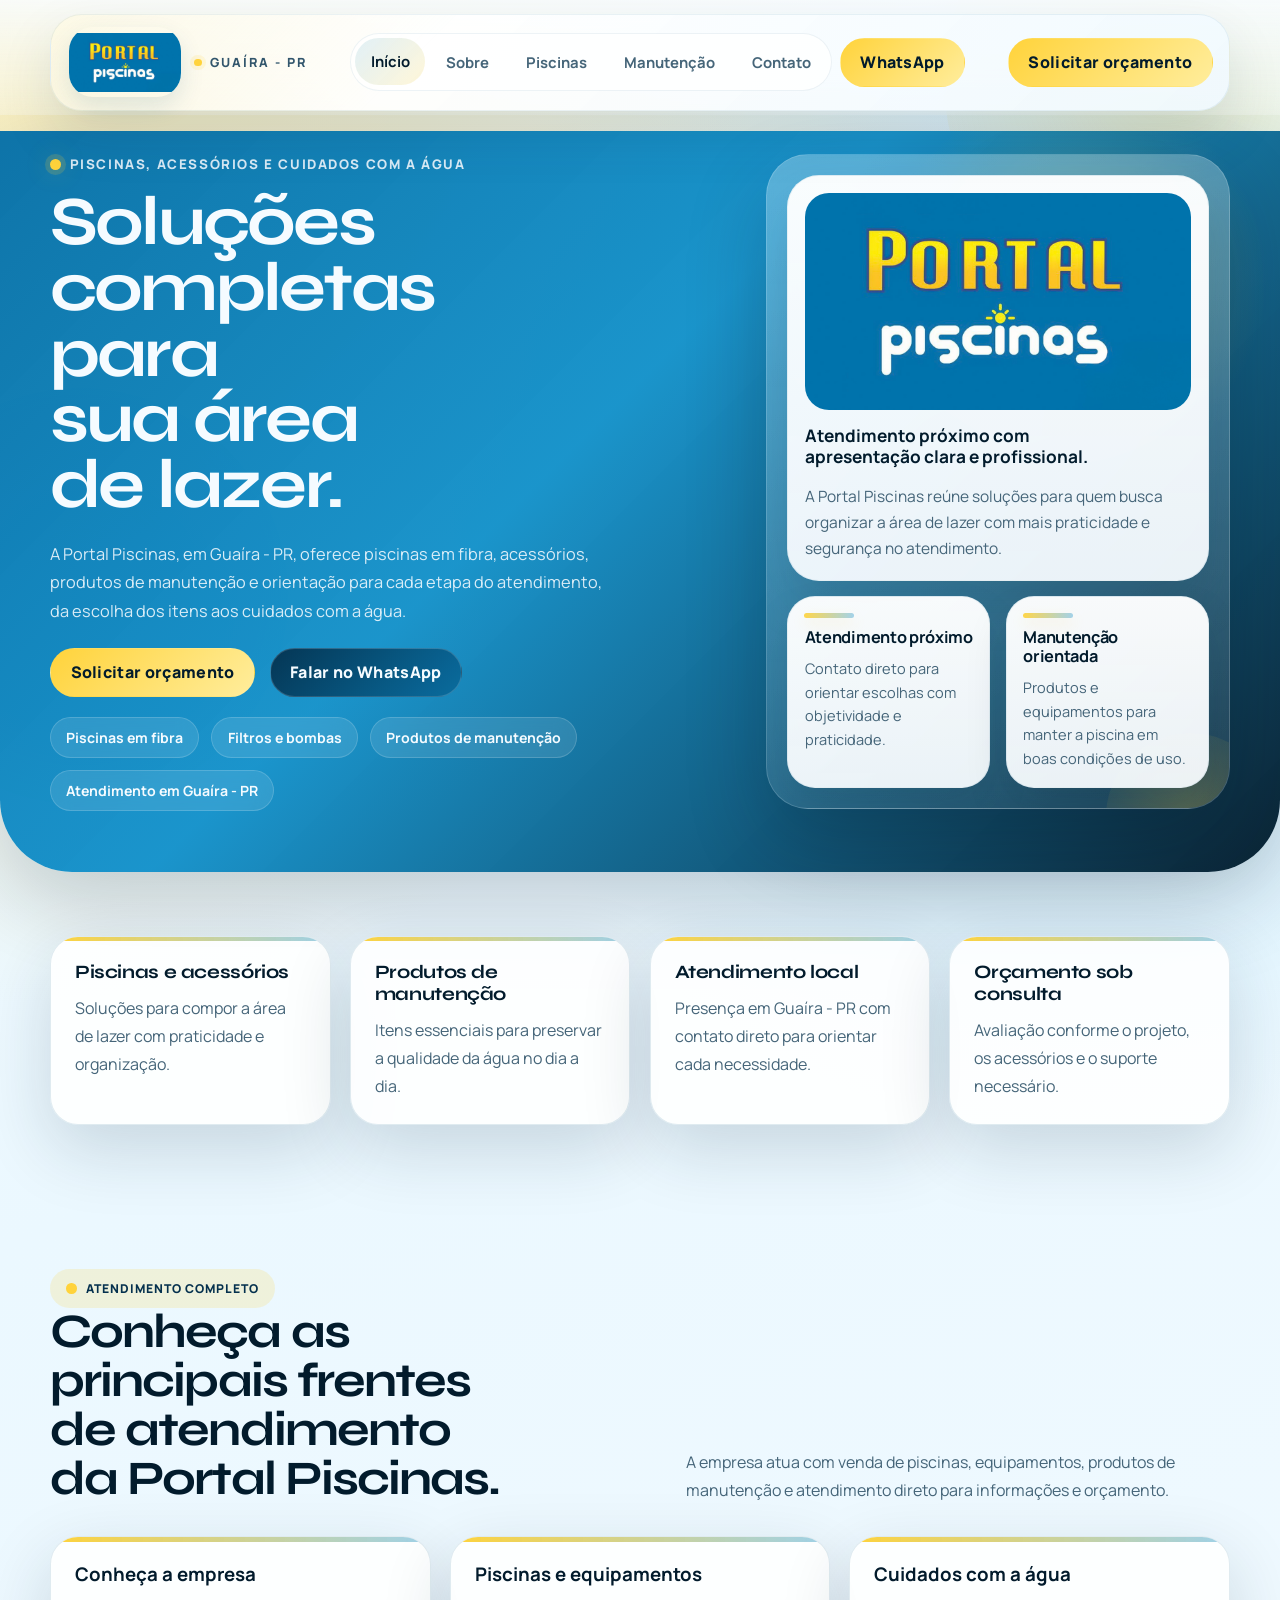
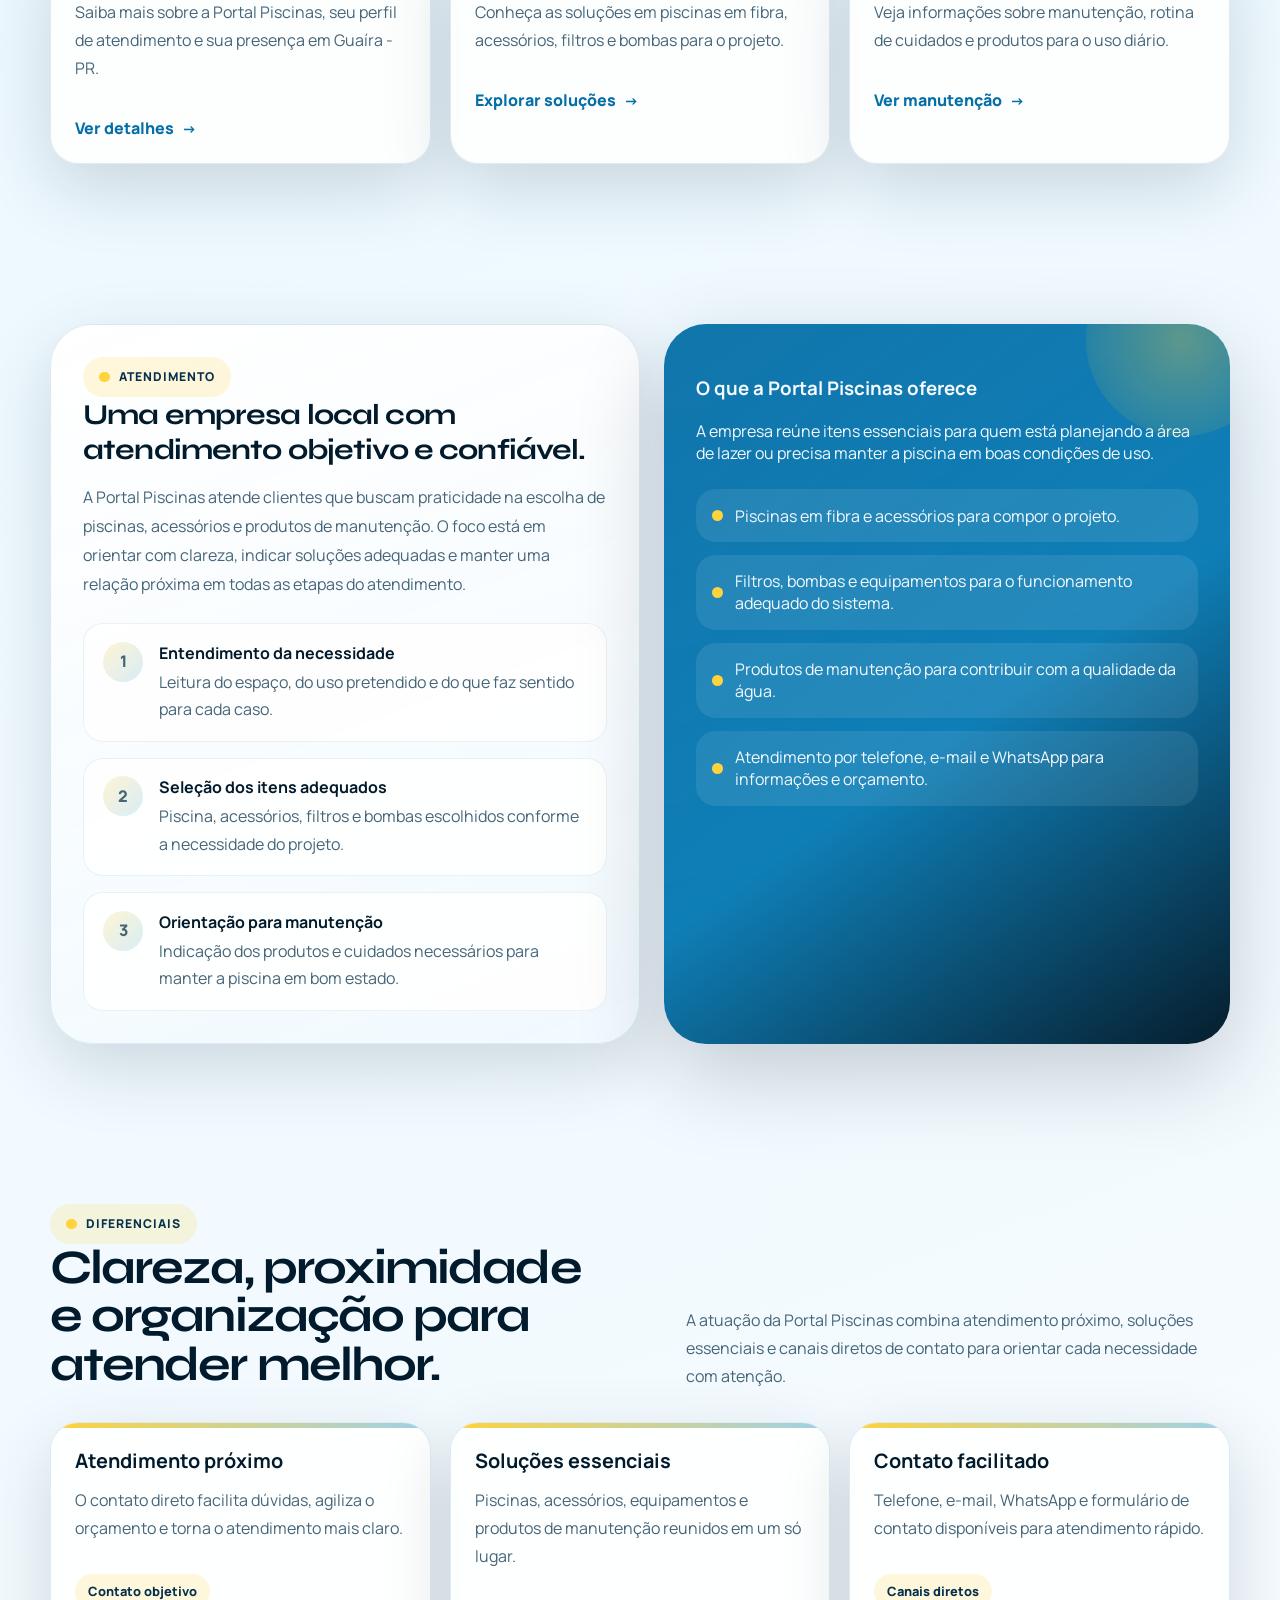
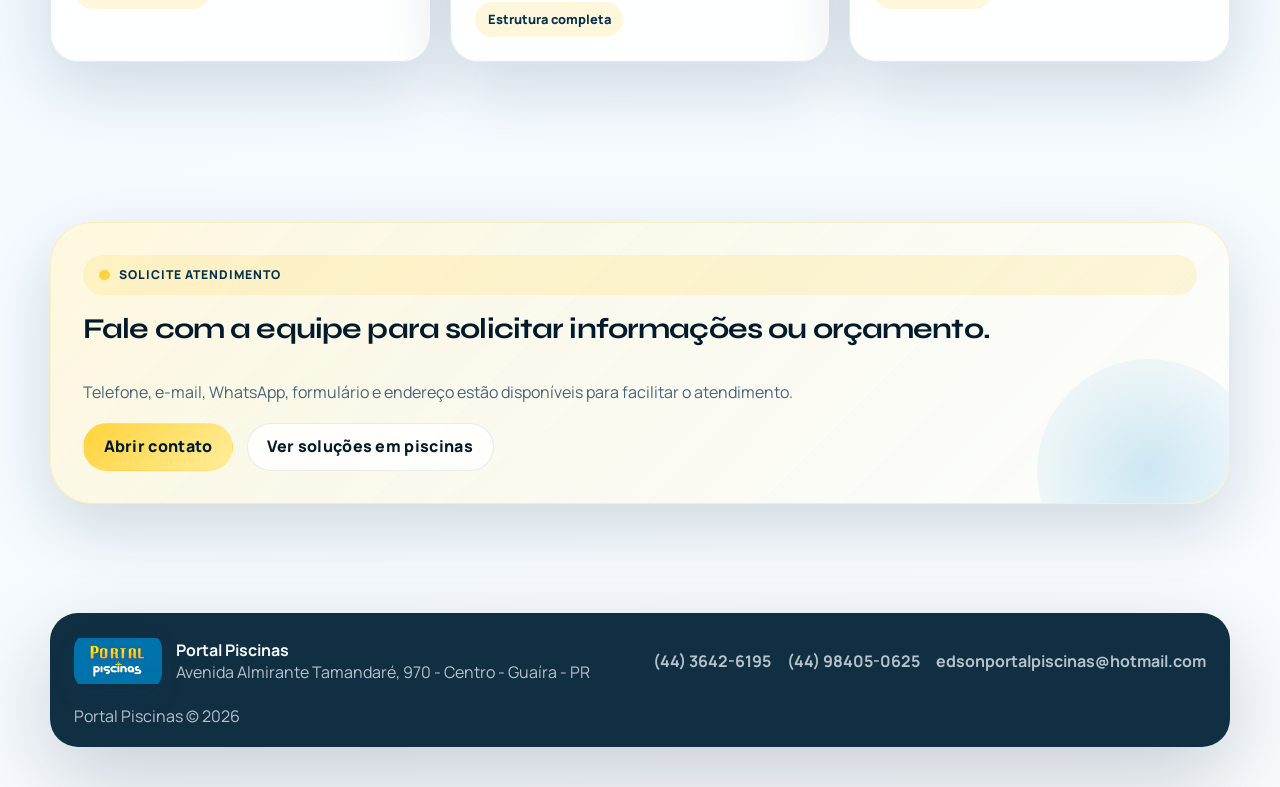
<file: index.html>
<!DOCTYPE html>
<html lang="pt-BR">
  <head>
    <meta charset="UTF-8" />
    <meta name="viewport" content="width=device-width, initial-scale=1.0" />
    <title>Portal Piscinas | Piscinas, acessórios e manutenção em Guaíra - PR</title>
    <meta
      name="description"
      content="Portal Piscinas, em Guaíra - PR. Piscinas em fibra, acessórios, filtros, bombas, produtos de manutenção e atendimento direto para orçamento."
    />
    <link rel="icon" href="assets/favicon.svg" type="image/svg+xml" />
    <link rel="preconnect" href="https://fonts.googleapis.com" />
    <link rel="preconnect" href="https://fonts.gstatic.com" crossorigin />
    <link
      href="https://fonts.googleapis.com/css2?family=Manrope:wght@400;500;600;700;800&family=Syne:wght@700;800&display=swap"
      rel="stylesheet"
    />
    <link rel="stylesheet" href="assets/styles.css" />
    <script src="assets/script.js" defer></script>
  </head>
  <body class="page-home" data-menu-open="false">
    <header class="site-header">
      <div class="container header-inner">
        <a class="brand" href="index.html" aria-label="Portal Piscinas - Página inicial">
          <img src="assets/logo-portal.jpg" alt="Logo Portal Piscinas" />
          <span class="brand-copy">
            <span class="brand-subtitle">Guaíra - PR</span>
          </span>
        </a>

        <button
          class="menu-toggle"
          type="button"
          aria-label="Abrir menu de navegação"
          aria-expanded="false"
          aria-controls="site-navigation"
        >
          <span></span>
          <span></span>
          <span></span>
        </button>

        <nav class="site-nav" id="site-navigation" aria-label="Principal">
          <div class="nav-links">
            <a class="nav-link" href="index.html" data-nav="index.html">Início</a>
            <a class="nav-link" href="pages/sobre.html" data-nav="sobre.html">Sobre</a>
            <a class="nav-link" href="pages/piscinas.html" data-nav="piscinas.html">Piscinas</a>
            <a class="nav-link" href="pages/manutencao.html" data-nav="manutencao.html">Manutenção</a>
            <a class="nav-link" href="pages/contato.html" data-nav="contato.html">Contato</a>
          </div>
          <a
            class="button button-primary"
            href="https://wa.me/5544984050625?text=Olá%20Portal%20Piscinas,%20gostaria%20de%20solicitar%20um%20orçamento."
            target="_blank"
            rel="noreferrer"
            data-close-menu
            >WhatsApp</a
          >
        </nav>

        <div class="header-actions">
          <a class="button button-primary" href="pages/contato.html">Solicitar orçamento</a>
        </div>
      </div>
    </header>

    <main>
      <section class="hero hero-home">
        <div class="container hero-grid">
          <div class="hero-copy" data-reveal>
            <p class="eyebrow">Piscinas, acessórios e cuidados com a água</p>
            <h1 class="hero-title">Soluções completas para sua área de lazer.</h1>
            <p class="hero-text">
              A Portal Piscinas, em Guaíra - PR, oferece piscinas em fibra, acessórios, produtos de
              manutenção e orientação para cada etapa do atendimento, da escolha dos itens aos cuidados
              com a água.
            </p>

            <div class="hero-actions">
              <a class="button button-primary" href="pages/contato.html">Solicitar orçamento</a>
              <a
                class="button button-secondary"
                href="https://wa.me/5544984050625?text=Olá%20Portal%20Piscinas,%20gostaria%20de%20mais%20informações%20sobre%20piscinas."
                target="_blank"
                rel="noreferrer"
                >Falar no WhatsApp</a
              >
            </div>

            <div class="pill-row">
              <span class="pill">Piscinas em fibra</span>
              <span class="pill">Filtros e bombas</span>
              <span class="pill">Produtos de manutenção</span>
              <span class="pill">Atendimento em Guaíra - PR</span>
            </div>
          </div>

          <div class="hero-stage" data-reveal>
            <div class="hero-panel">
              <div class="hero-logo-card">
                <img src="assets/logo-portal.jpg" alt="Identidade visual da Portal Piscinas" />
                <strong>Atendimento próximo com apresentação clara e profissional.</strong>
                <span>
                  A Portal Piscinas reúne soluções para quem busca organizar a área de lazer com mais
                  praticidade e segurança no atendimento.
                </span>
              </div>

              <div class="hero-stack">
                <article class="mini-card">
                  <strong>Atendimento próximo</strong>
                  <span>Contato direto para orientar escolhas com objetividade e praticidade.</span>
                </article>
                <article class="mini-card">
                  <strong>Manutenção orientada</strong>
                  <span>Produtos e equipamentos para manter a piscina em boas condições de uso.</span>
                </article>
              </div>
            </div>
          </div>
        </div>
      </section>

      <section class="section compact">
        <div class="container stats-strip">
          <article class="stat-card" data-reveal>
            <strong>Piscinas e acessórios</strong>
            <span>Soluções para compor a área de lazer com praticidade e organização.</span>
          </article>
          <article class="stat-card" data-reveal>
            <strong>Produtos de manutenção</strong>
            <span>Itens essenciais para preservar a qualidade da água no dia a dia.</span>
          </article>
          <article class="stat-card" data-reveal>
            <strong>Atendimento local</strong>
            <span>Presença em Guaíra - PR com contato direto para orientar cada necessidade.</span>
          </article>
          <article class="stat-card" data-reveal>
            <strong>Orçamento sob consulta</strong>
            <span>Avaliação conforme o projeto, os acessórios e o suporte necessário.</span>
          </article>
        </div>
      </section>

      <section class="section">
        <div class="container">
          <div class="section-header" data-reveal>
            <div>
              <span class="section-tag">Atendimento completo</span>
              <h2>Conheça as principais frentes de atendimento da Portal Piscinas.</h2>
            </div>
            <p>
              A empresa atua com venda de piscinas, equipamentos, produtos de manutenção e atendimento
              direto para informações e orçamento.
            </p>
          </div>

          <div class="service-grid">
            <article class="service-card" data-reveal>
              <h3>Conheça a empresa</h3>
              <p>
                Saiba mais sobre a Portal Piscinas, seu perfil de atendimento e sua presença em
                Guaíra - PR.
              </p>
              <a class="card-link" href="pages/sobre.html">Ver detalhes</a>
            </article>
            <article class="service-card" data-reveal>
              <h3>Piscinas e equipamentos</h3>
              <p>
                Conheça as soluções em piscinas em fibra, acessórios, filtros e bombas para o projeto.
              </p>
              <a class="card-link" href="pages/piscinas.html">Explorar soluções</a>
            </article>
            <article class="service-card" data-reveal>
              <h3>Cuidados com a água</h3>
              <p>
                Veja informações sobre manutenção, rotina de cuidados e produtos para o uso diário.
              </p>
              <a class="card-link" href="pages/manutencao.html">Ver manutenção</a>
            </article>
          </div>
        </div>
      </section>

      <section class="section">
        <div class="container split-layout">
          <article class="story-panel" data-reveal>
            <span class="section-tag">Atendimento</span>
            <h3>Uma empresa local com atendimento objetivo e confiável.</h3>
            <p>
              A Portal Piscinas atende clientes que buscam praticidade na escolha de piscinas,
              acessórios e produtos de manutenção. O foco está em orientar com clareza, indicar
              soluções adequadas e manter uma relação próxima em todas as etapas do atendimento.
            </p>
            <div class="process-list" style="margin-top: 1.5rem;">
              <div class="process-item">
                <span class="number-badge">1</span>
                <div>
                  <strong>Entendimento da necessidade</strong>
                  <span>Leitura do espaço, do uso pretendido e do que faz sentido para cada caso.</span>
                </div>
              </div>
              <div class="process-item">
                <span class="number-badge">2</span>
                <div>
                  <strong>Seleção dos itens adequados</strong>
                  <span>Piscina, acessórios, filtros e bombas escolhidos conforme a necessidade do projeto.</span>
                </div>
              </div>
              <div class="process-item">
                <span class="number-badge">3</span>
                <div>
                  <strong>Orientação para manutenção</strong>
                  <span>Indicação dos produtos e cuidados necessários para manter a piscina em bom estado.</span>
                </div>
              </div>
            </div>
          </article>

          <aside class="accent-panel" data-reveal>
            <h3>O que a Portal Piscinas oferece</h3>
            <p>
              A empresa reúne itens essenciais para quem está planejando a área de lazer ou precisa
              manter a piscina em boas condições de uso.
            </p>
            <ul>
              <li>Piscinas em fibra e acessórios para compor o projeto.</li>
              <li>Filtros, bombas e equipamentos para o funcionamento adequado do sistema.</li>
              <li>Produtos de manutenção para contribuir com a qualidade da água.</li>
              <li>Atendimento por telefone, e-mail e WhatsApp para informações e orçamento.</li>
            </ul>
          </aside>
        </div>
      </section>

      <section class="section">
        <div class="container">
          <div class="section-header" data-reveal>
            <div>
              <span class="section-tag">Diferenciais</span>
              <h2>Clareza, proximidade e organização para atender melhor.</h2>
            </div>
            <p>
              A atuação da Portal Piscinas combina atendimento próximo, soluções essenciais e canais
              diretos de contato para orientar cada necessidade com atenção.
            </p>
          </div>

          <div class="feature-band">
            <article class="feature-card" data-reveal>
              <h3>Atendimento próximo</h3>
              <p>
                O contato direto facilita dúvidas, agiliza o orçamento e torna o atendimento mais claro.
              </p>
              <span class="pill-note">Contato objetivo</span>
            </article>
            <article class="feature-card" data-reveal>
              <h3>Soluções essenciais</h3>
              <p>
                Piscinas, acessórios, equipamentos e produtos de manutenção reunidos em um só lugar.
              </p>
              <span class="pill-note">Estrutura completa</span>
            </article>
            <article class="feature-card" data-reveal>
              <h3>Contato facilitado</h3>
              <p>
                Telefone, e-mail, WhatsApp e formulário de contato disponíveis para atendimento rápido.
              </p>
              <span class="pill-note">Canais diretos</span>
            </article>
          </div>
        </div>
      </section>

      <section class="section">
        <div class="container">
          <div class="cta-panel" data-reveal>
            <span class="section-tag">Solicite atendimento</span>
            <h3>Fale com a equipe para solicitar informações ou orçamento.</h3>
            <p>
              Telefone, e-mail, WhatsApp, formulário e endereço estão disponíveis para facilitar o
              atendimento.
            </p>
            <div class="cta-actions">
              <a class="button button-primary" href="pages/contato.html">Abrir contato</a>
              <a class="button button-light" href="pages/piscinas.html">Ver soluções em piscinas</a>
            </div>
          </div>
        </div>
      </section>
    </main>

    <footer class="site-footer">
      <div class="container footer-shell">
        <div class="footer-brand">
          <img src="assets/logo-portal.jpg" alt="Logo Portal Piscinas" />
          <div>
            <strong>Portal Piscinas</strong>
            <span>Avenida Almirante Tamandaré, 970 - Centro - Guaíra - PR</span>
          </div>
        </div>

        <div class="footer-links">
          <a href="tel:+554436426195">(44) 3642-6195</a>
          <a href="tel:+5544984050625">(44) 98405-0625</a>
          <a href="mailto:edsonportalpiscinas@hotmail.com">edsonportalpiscinas@hotmail.com</a>
        </div>

        <span class="footer-note">Portal Piscinas &copy; <span data-year></span></span>
      </div>
    </footer>
  </body>
</html>
</file>
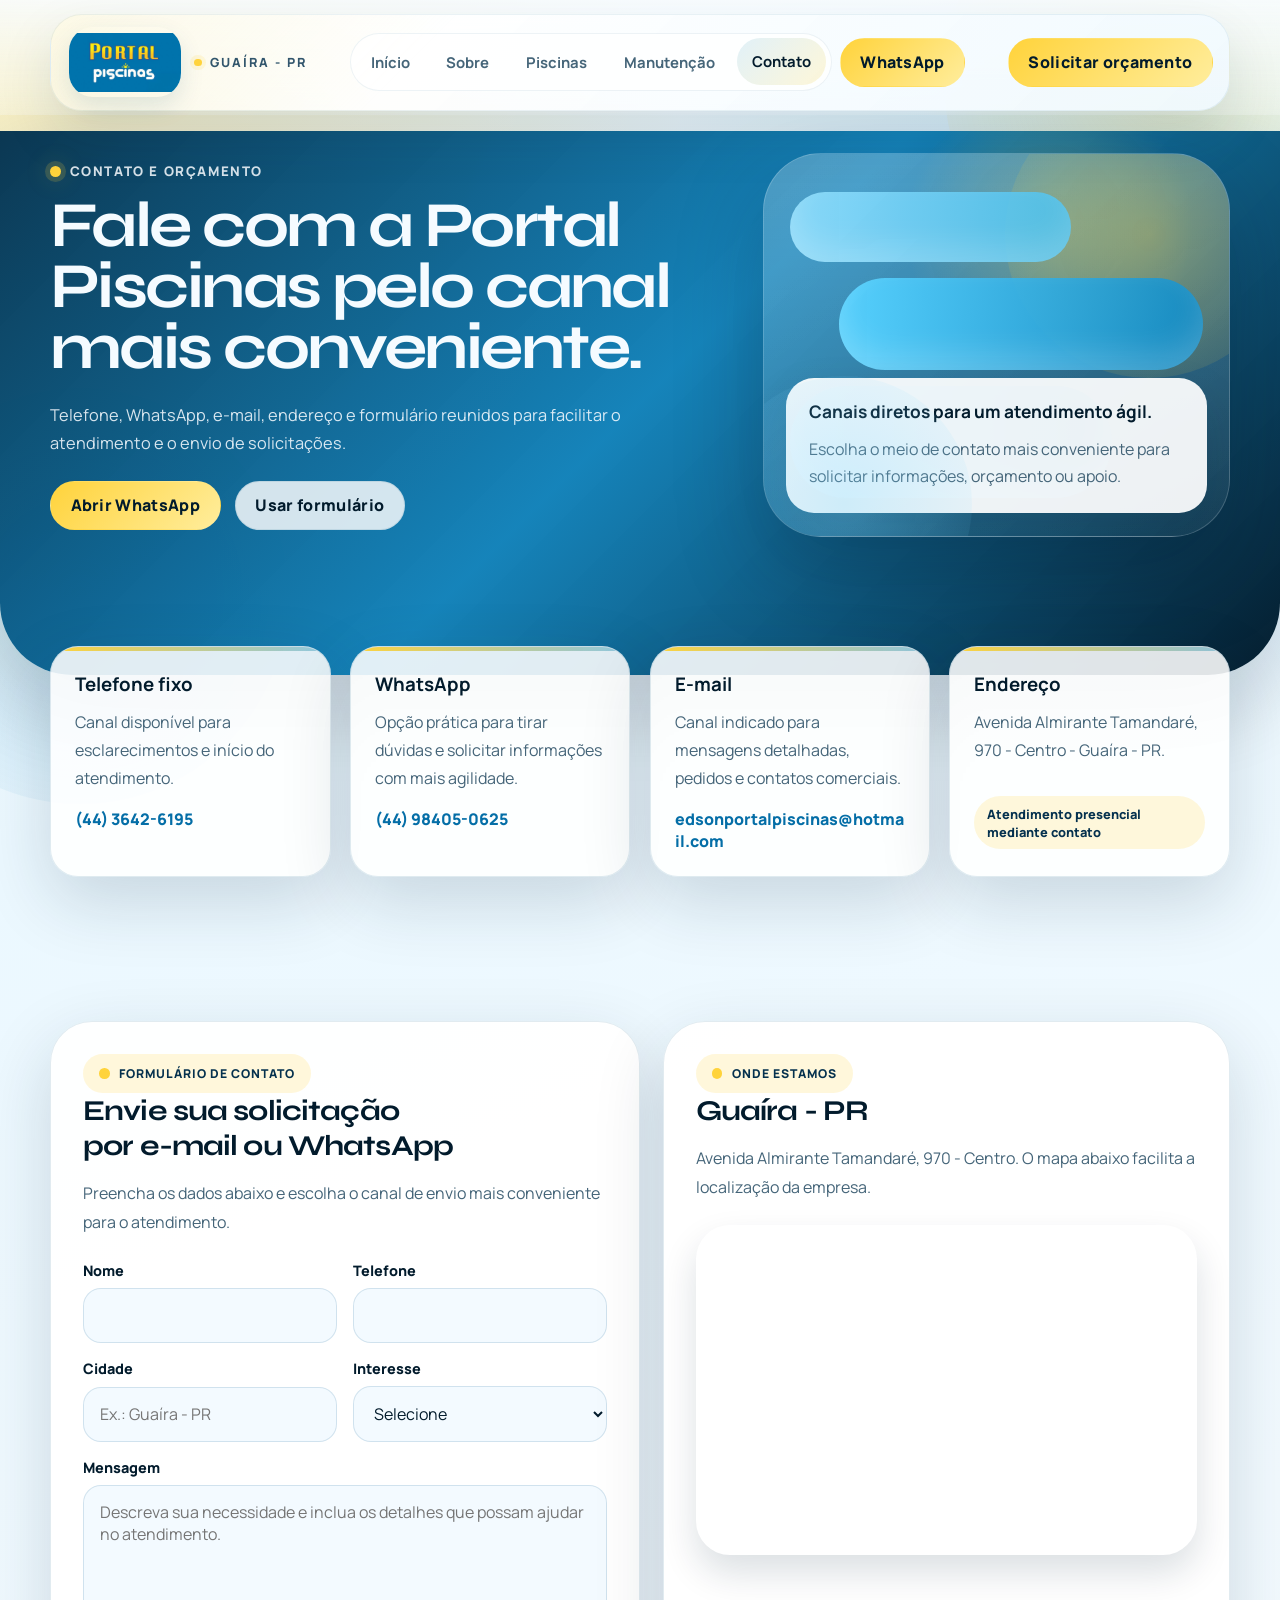
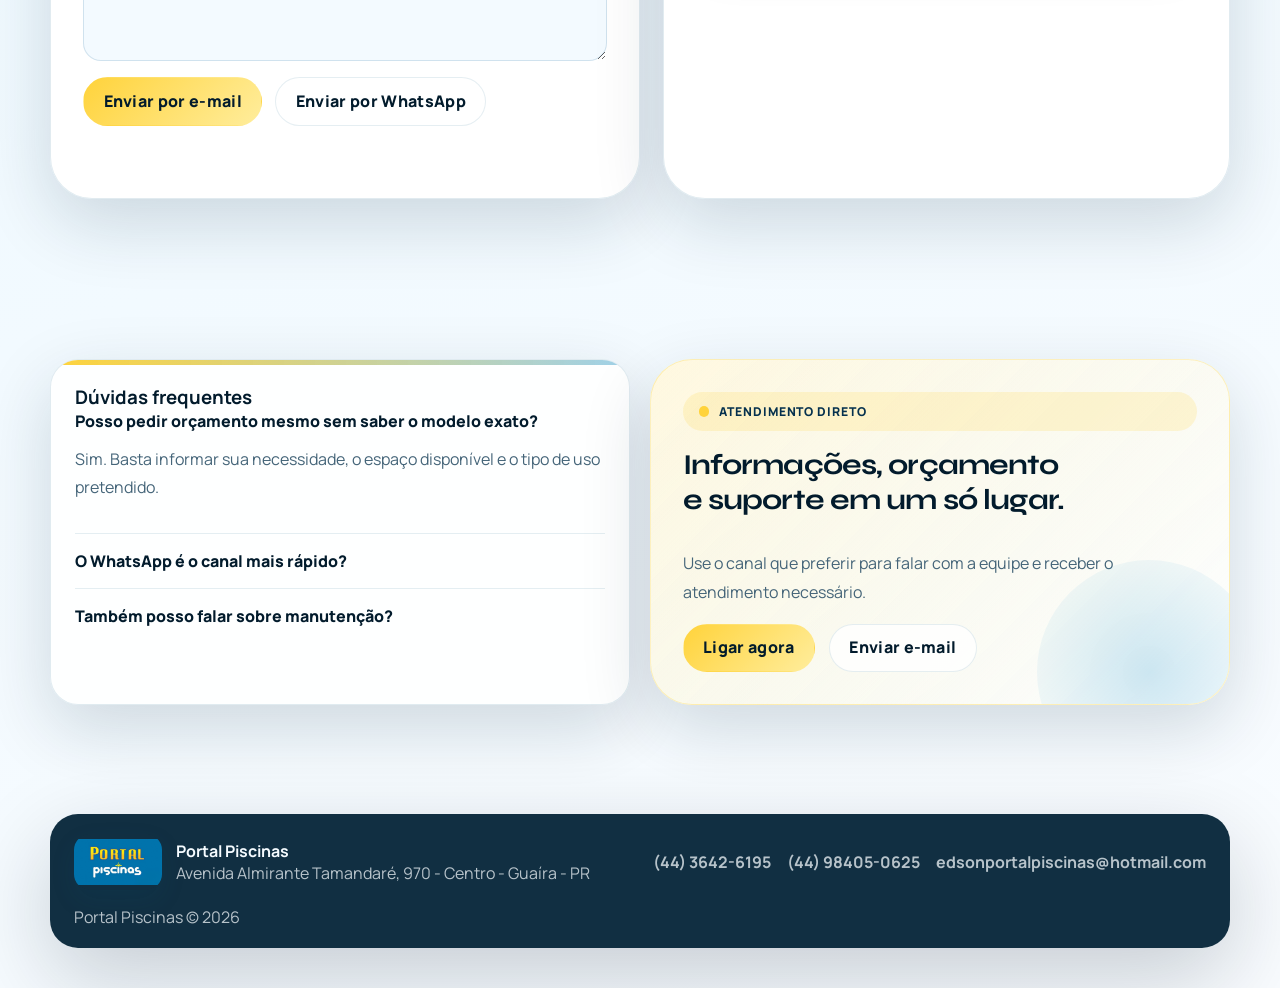
<file: pages/contato.html>
<!DOCTYPE html>
<html lang="pt-BR">
  <head>
    <meta charset="UTF-8" />
    <meta name="viewport" content="width=device-width, initial-scale=1.0" />
    <title>Contato | Portal Piscinas em Guaíra - PR</title>
    <meta
      name="description"
      content="Entre em contato com a Portal Piscinas. Telefone, WhatsApp, e-mail, endereço e formulário para atendimento e orçamento em Guaíra - PR."
    />
    <link rel="icon" href="../assets/favicon.svg" type="image/svg+xml" />
    <link rel="preconnect" href="https://fonts.googleapis.com" />
    <link rel="preconnect" href="https://fonts.gstatic.com" crossorigin />
    <link
      href="https://fonts.googleapis.com/css2?family=Manrope:wght@400;500;600;700;800&family=Syne:wght@700;800&display=swap"
      rel="stylesheet"
    />
    <link rel="stylesheet" href="../assets/styles.css" />
    <script src="../assets/script.js" defer></script>
  </head>
  <body class="page-contact" data-menu-open="false">
    <header class="site-header">
      <div class="container header-inner">
        <a class="brand" href="../index.html" aria-label="Portal Piscinas - Página inicial">
          <img src="../assets/logo-portal.jpg" alt="Logo Portal Piscinas" />
          <span class="brand-copy">
            <span class="brand-subtitle">Guaíra - PR</span>
          </span>
        </a>

        <button
          class="menu-toggle"
          type="button"
          aria-label="Abrir menu de navegação"
          aria-expanded="false"
          aria-controls="site-navigation"
        >
          <span></span>
          <span></span>
          <span></span>
        </button>

        <nav class="site-nav" id="site-navigation" aria-label="Principal">
          <div class="nav-links">
            <a class="nav-link" href="../index.html" data-nav="index.html">Início</a>
            <a class="nav-link" href="sobre.html" data-nav="sobre.html">Sobre</a>
            <a class="nav-link" href="piscinas.html" data-nav="piscinas.html">Piscinas</a>
            <a class="nav-link" href="manutencao.html" data-nav="manutencao.html">Manutenção</a>
            <a class="nav-link" href="contato.html" data-nav="contato.html">Contato</a>
          </div>
          <a
            class="button button-primary"
            href="https://wa.me/5544984050625?text=Olá%20Portal%20Piscinas,%20gostaria%20de%20atendimento."
            target="_blank"
            rel="noreferrer"
            data-close-menu
            >WhatsApp</a
          >
        </nav>

        <div class="header-actions">
          <a class="button button-primary" href="#formulario">Solicitar orçamento</a>
        </div>
      </div>
    </header>

    <main>
      <section class="page-hero">
        <div class="container page-hero-grid">
          <div data-reveal>
            <p class="eyebrow">Contato e orçamento</p>
            <h1 class="page-title">Fale com a Portal Piscinas pelo canal mais conveniente.</h1>
            <p class="page-text">
              Telefone, WhatsApp, e-mail, endereço e formulário reunidos para facilitar o atendimento
              e o envio de solicitações.
            </p>
            <div class="page-hero-actions">
              <a
                class="button button-primary"
                href="https://wa.me/5544984050625?text=Olá%20Portal%20Piscinas,%20gostaria%20de%20solicitar%20um%20orçamento."
                target="_blank"
                rel="noreferrer"
                >Abrir WhatsApp</a
              >
              <a class="button button-light" href="#formulario">Usar formulário</a>
            </div>
          </div>

          <div class="page-art" data-reveal>
            <div class="art-shell">
              <div class="pool-layers">
                <div class="pool-layer one"></div>
                <div class="pool-layer two"></div>
                <div class="pool-layer three"></div>
              </div>
              <div class="art-copy">
                <strong>Canais diretos para um atendimento ágil.</strong>
                <span>
                  Escolha o meio de contato mais conveniente para solicitar informações, orçamento ou apoio.
                </span>
              </div>
            </div>
          </div>
        </div>
      </section>

      <section class="section compact">
        <div class="container contact-grid">
          <article class="contact-card" data-reveal>
            <h3>Telefone fixo</h3>
            <p>Canal disponível para esclarecimentos e início do atendimento.</p>
            <a href="tel:+554436426195">(44) 3642-6195</a>
          </article>
          <article class="contact-card" data-reveal>
            <h3>WhatsApp</h3>
            <p>Opção prática para tirar dúvidas e solicitar informações com mais agilidade.</p>
            <a href="https://wa.me/5544984050625" target="_blank" rel="noreferrer">(44) 98405-0625</a>
          </article>
          <article class="contact-card" data-reveal>
            <h3>E-mail</h3>
            <p>Canal indicado para mensagens detalhadas, pedidos e contatos comerciais.</p>
            <a href="mailto:edsonportalpiscinas@hotmail.com">edsonportalpiscinas@hotmail.com</a>
          </article>
          <article class="contact-card" data-reveal>
            <h3>Endereço</h3>
            <p>Avenida Almirante Tamandaré, 970 - Centro - Guaíra - PR.</p>
            <span class="pill-note">Atendimento presencial mediante contato</span>
          </article>
        </div>
      </section>

      <section class="section" id="formulario">
        <div class="container form-layout">
          <article class="form-card" data-reveal>
            <span class="section-tag">Formulário de contato</span>
            <h3>Envie sua solicitação por e-mail ou WhatsApp</h3>
            <p>
              Preencha os dados abaixo e escolha o canal de envio mais conveniente para o atendimento.
            </p>

            <form id="contact-form">
              <div class="form-row">
                <div class="field">
                  <label for="nome">Nome</label>
                  <input id="nome" name="nome" type="text" required />
                </div>
                <div class="field">
                  <label for="telefone">Telefone</label>
                  <input id="telefone" name="telefone" type="tel" required />
                </div>
              </div>

              <div class="form-row">
                <div class="field">
                  <label for="cidade">Cidade</label>
                  <input id="cidade" name="cidade" type="text" placeholder="Ex.: Guaíra - PR" />
                </div>
                <div class="field">
                  <label for="interesse">Interesse</label>
                  <select id="interesse" name="interesse" required>
                    <option value="">Selecione</option>
                    <option value="Piscina em fibra">Piscina em fibra</option>
                    <option value="Acessórios">Acessórios</option>
                    <option value="Manutenção">Manutenção</option>
                    <option value="Orçamento geral">Orçamento geral</option>
                  </select>
                </div>
              </div>

              <div class="field">
                <label for="mensagem">Mensagem</label>
                <textarea
                  id="mensagem"
                  name="mensagem"
                  required
                  placeholder="Descreva sua necessidade e inclua os detalhes que possam ajudar no atendimento."
                ></textarea>
              </div>

              <div class="form-actions">
                <button class="button button-primary" type="submit">Enviar por e-mail</button>
                <button class="button button-light" type="button" data-send-whatsapp>Enviar por WhatsApp</button>
              </div>

              <div class="form-feedback" aria-live="polite"></div>
            </form>
          </article>

          <aside class="map-card" data-reveal>
            <span class="section-tag">Onde estamos</span>
            <h3>Guaíra - PR</h3>
            <p>
              Avenida Almirante Tamandaré, 970 - Centro. O mapa abaixo facilita a localização da empresa.
            </p>

            <div class="map-frame">
              <iframe
                title="Mapa Portal Piscinas"
                src="https://www.google.com/maps?q=Avenida%20Almirante%20Tamandar%C3%A9%2C%20970%20Centro%20Gua%C3%ADra%20PR&output=embed"
                loading="lazy"
                referrerpolicy="no-referrer-when-downgrade"
              ></iframe>
            </div>
          </aside>
        </div>
      </section>

      <section class="section">
        <div class="container faq-grid">
          <article class="faq-card" data-reveal>
            <h3>Dúvidas frequentes</h3>
            <details open>
              <summary>Posso pedir orçamento mesmo sem saber o modelo exato?</summary>
              <p>
                Sim. Basta informar sua necessidade, o espaço disponível e o tipo de uso pretendido.
              </p>
            </details>
            <details>
              <summary>O WhatsApp é o canal mais rápido?</summary>
              <p>
                Em geral, sim. Esse canal costuma agilizar o início do atendimento e o alinhamento inicial.
              </p>
            </details>
            <details>
              <summary>Também posso falar sobre manutenção?</summary>
              <p>
                Sim. O atendimento também pode ser utilizado para dúvidas sobre manutenção, produtos e equipamentos.
              </p>
            </details>
          </article>

          <article class="cta-panel" data-reveal>
            <span class="section-tag">Atendimento direto</span>
            <h3>Informações, orçamento e suporte em um só lugar.</h3>
            <p>
              Use o canal que preferir para falar com a equipe e receber o atendimento necessário.
            </p>
            <div class="cta-actions">
              <a class="button button-primary" href="tel:+554436426195">Ligar agora</a>
              <a class="button button-light" href="mailto:edsonportalpiscinas@hotmail.com">Enviar e-mail</a>
            </div>
          </article>
        </div>
      </section>
    </main>

    <footer class="site-footer">
      <div class="container footer-shell">
        <div class="footer-brand">
          <img src="../assets/logo-portal.jpg" alt="Logo Portal Piscinas" />
          <div>
            <strong>Portal Piscinas</strong>
            <span>Avenida Almirante Tamandaré, 970 - Centro - Guaíra - PR</span>
          </div>
        </div>

        <div class="footer-links">
          <a href="tel:+554436426195">(44) 3642-6195</a>
          <a href="tel:+5544984050625">(44) 98405-0625</a>
          <a href="mailto:edsonportalpiscinas@hotmail.com">edsonportalpiscinas@hotmail.com</a>
        </div>

        <span class="footer-note">Portal Piscinas &copy; <span data-year></span></span>
      </div>
    </footer>
  </body>
</html>
</file>
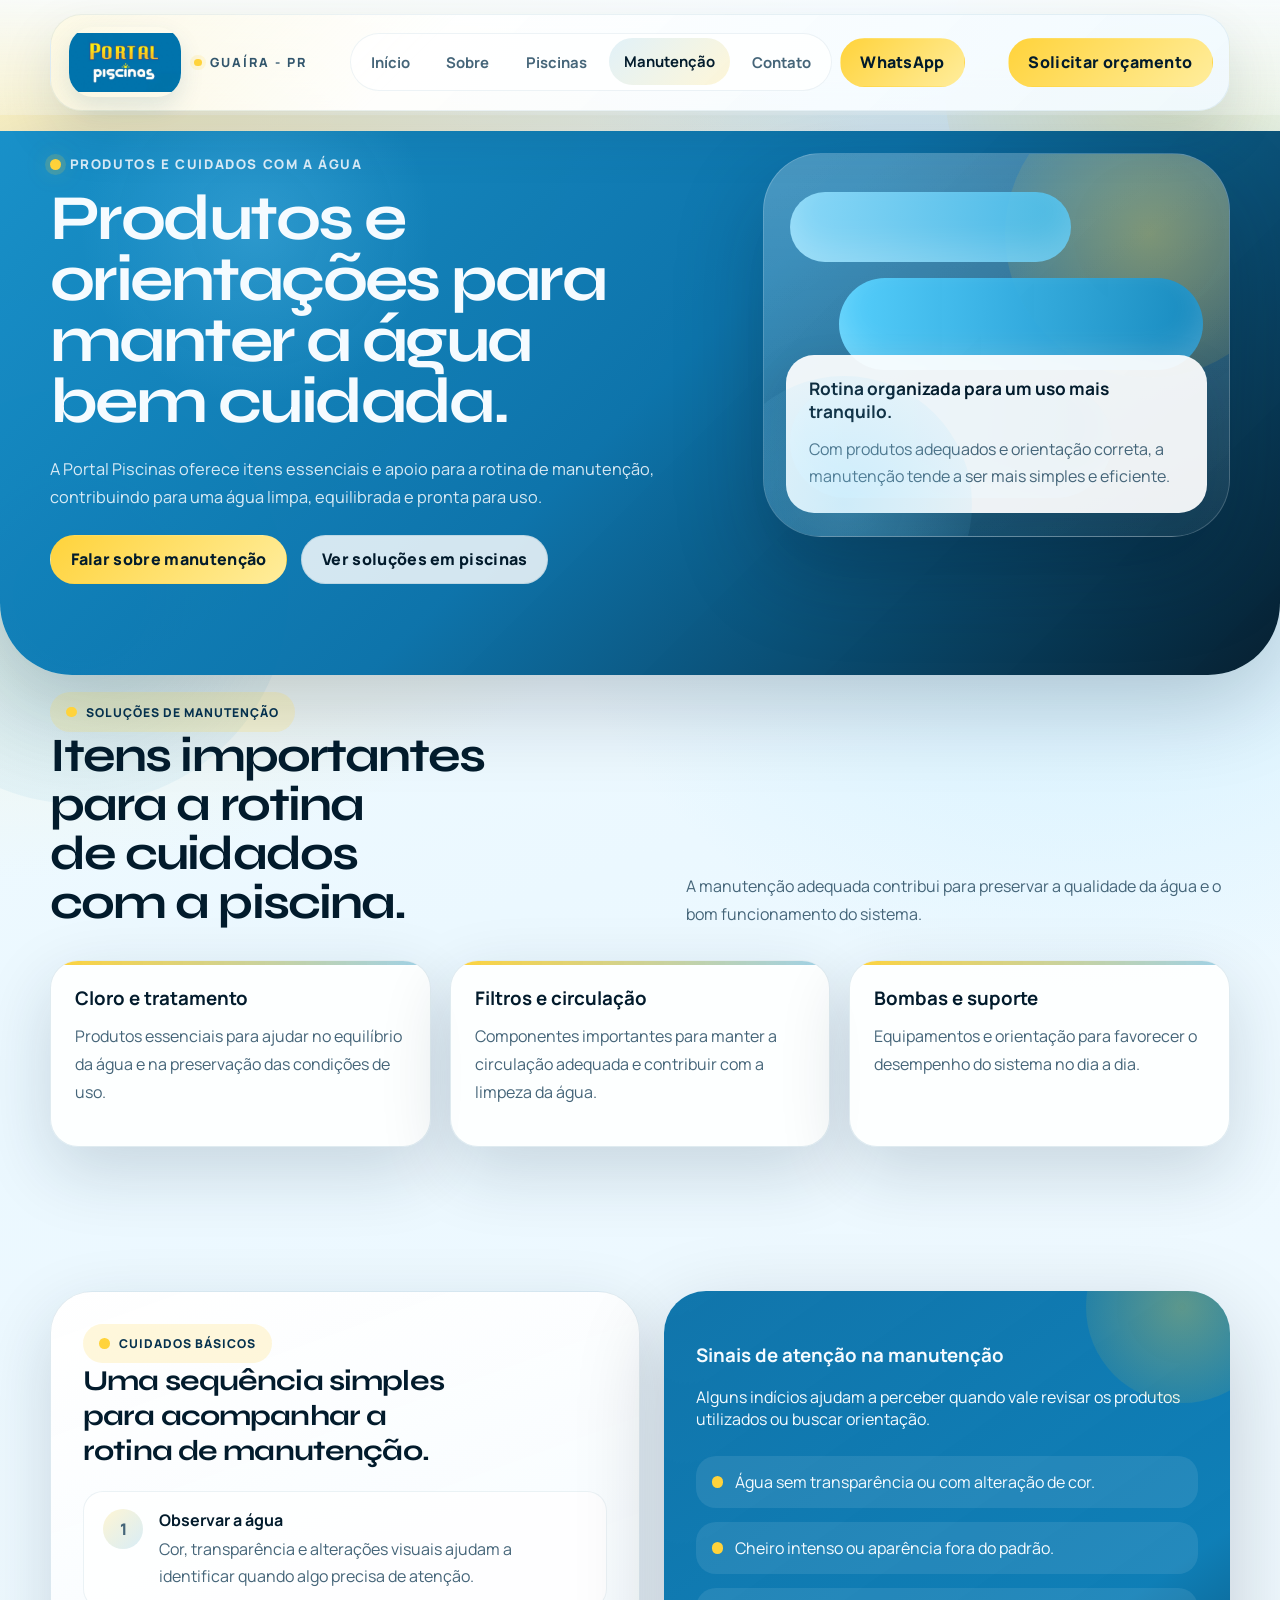
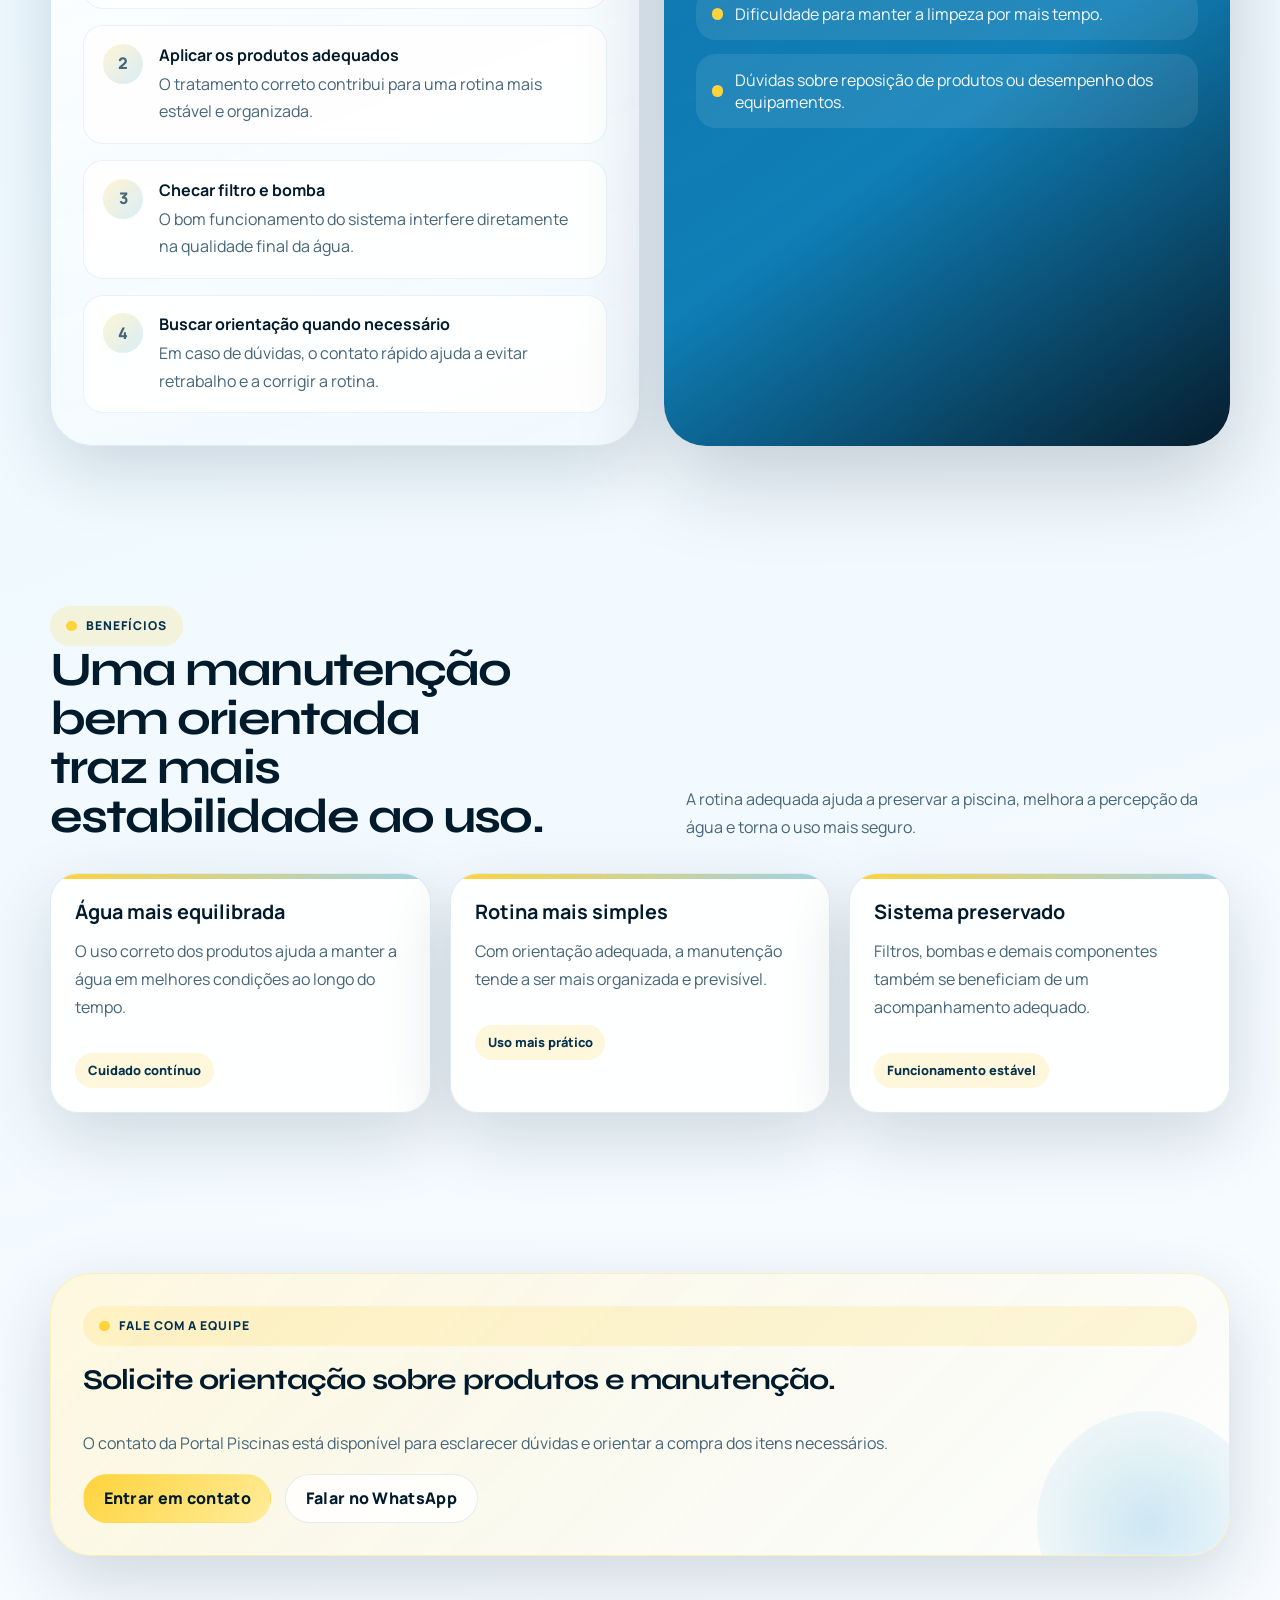
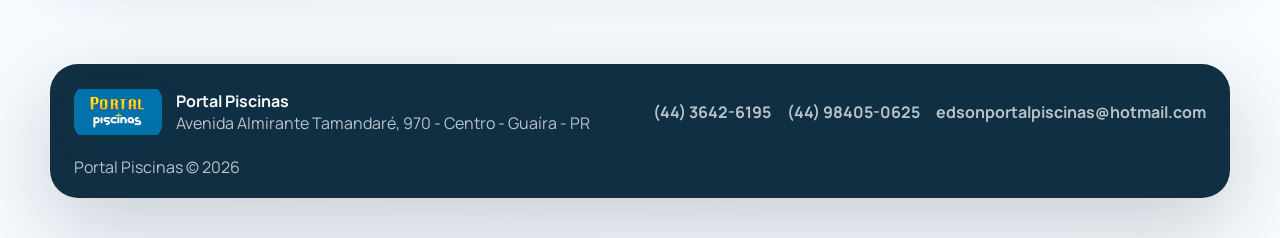
<file: pages/manutencao.html>
<!DOCTYPE html>
<html lang="pt-BR">
  <head>
    <meta charset="UTF-8" />
    <meta name="viewport" content="width=device-width, initial-scale=1.0" />
    <title>Manutenção e cuidados com a água | Portal Piscinas</title>
    <meta
      name="description"
      content="Veja como a Portal Piscinas apoia a rotina de manutenção com cloro, filtros, bombas e orientação para manter a água em boas condições de uso."
    />
    <link rel="icon" href="../assets/favicon.svg" type="image/svg+xml" />
    <link rel="preconnect" href="https://fonts.googleapis.com" />
    <link rel="preconnect" href="https://fonts.gstatic.com" crossorigin />
    <link
      href="https://fonts.googleapis.com/css2?family=Manrope:wght@400;500;600;700;800&family=Syne:wght@700;800&display=swap"
      rel="stylesheet"
    />
    <link rel="stylesheet" href="../assets/styles.css" />
    <script src="../assets/script.js" defer></script>
  </head>
  <body class="page-care" data-menu-open="false">
    <header class="site-header">
      <div class="container header-inner">
        <a class="brand" href="../index.html" aria-label="Portal Piscinas - Página inicial">
          <img src="../assets/logo-portal.jpg" alt="Logo Portal Piscinas" />
          <span class="brand-copy">
            <span class="brand-subtitle">Guaíra - PR</span>
          </span>
        </a>

        <button
          class="menu-toggle"
          type="button"
          aria-label="Abrir menu de navegação"
          aria-expanded="false"
          aria-controls="site-navigation"
        >
          <span></span>
          <span></span>
          <span></span>
        </button>

        <nav class="site-nav" id="site-navigation" aria-label="Principal">
          <div class="nav-links">
            <a class="nav-link" href="../index.html" data-nav="index.html">Início</a>
            <a class="nav-link" href="sobre.html" data-nav="sobre.html">Sobre</a>
            <a class="nav-link" href="piscinas.html" data-nav="piscinas.html">Piscinas</a>
            <a class="nav-link" href="manutencao.html" data-nav="manutencao.html">Manutenção</a>
            <a class="nav-link" href="contato.html" data-nav="contato.html">Contato</a>
          </div>
          <a
            class="button button-primary"
            href="https://wa.me/5544984050625?text=Olá%20Portal%20Piscinas,%20gostaria%20de%20orientação%20sobre%20manutenção."
            target="_blank"
            rel="noreferrer"
            data-close-menu
            >WhatsApp</a
          >
        </nav>

        <div class="header-actions">
          <a class="button button-primary" href="contato.html">Solicitar orçamento</a>
        </div>
      </div>
    </header>

    <main>
      <section class="page-hero">
        <div class="container page-hero-grid">
          <div data-reveal>
            <p class="eyebrow">Produtos e cuidados com a água</p>
            <h1 class="page-title">Produtos e orientações para manter a água bem cuidada.</h1>
            <p class="page-text">
              A Portal Piscinas oferece itens essenciais e apoio para a rotina de manutenção,
              contribuindo para uma água limpa, equilibrada e pronta para uso.
            </p>
            <div class="page-hero-actions">
              <a class="button button-primary" href="contato.html">Falar sobre manutenção</a>
              <a class="button button-light" href="piscinas.html">Ver soluções em piscinas</a>
            </div>
          </div>

          <div class="page-art" data-reveal>
            <div class="art-shell">
              <div class="pool-layers">
                <div class="pool-layer one"></div>
                <div class="pool-layer two"></div>
                <div class="pool-layer three"></div>
              </div>
              <div class="art-copy">
                <strong>Rotina organizada para um uso mais tranquilo.</strong>
                <span>
                  Com produtos adequados e orientação correta, a manutenção tende a ser mais simples e eficiente.
                </span>
              </div>
            </div>
          </div>
        </div>
      </section>

      <section class="section compact">
        <div class="container">
          <div class="section-header" data-reveal>
            <div>
              <span class="section-tag">Soluções de manutenção</span>
              <h2>Itens importantes para a rotina de cuidados com a piscina.</h2>
            </div>
            <p>
              A manutenção adequada contribui para preservar a qualidade da água e o bom funcionamento do sistema.
            </p>
          </div>

          <div class="service-grid">
            <article class="service-card" data-reveal>
              <h3>Cloro e tratamento</h3>
              <p>
                Produtos essenciais para ajudar no equilíbrio da água e na preservação das condições de uso.
              </p>
            </article>
            <article class="service-card" data-reveal>
              <h3>Filtros e circulação</h3>
              <p>
                Componentes importantes para manter a circulação adequada e contribuir com a limpeza da água.
              </p>
            </article>
            <article class="service-card" data-reveal>
              <h3>Bombas e suporte</h3>
              <p>
                Equipamentos e orientação para favorecer o desempenho do sistema no dia a dia.
              </p>
            </article>
          </div>
        </div>
      </section>

      <section class="section">
        <div class="container split-layout">
          <article class="story-panel" data-reveal>
            <span class="section-tag">Cuidados básicos</span>
            <h3>Uma sequência simples para acompanhar a rotina de manutenção.</h3>
            <div class="process-list" style="margin-top: 1.4rem;">
              <div class="process-item">
                <span class="number-badge">1</span>
                <div>
                  <strong>Observar a água</strong>
                  <span>Cor, transparência e alterações visuais ajudam a identificar quando algo precisa de atenção.</span>
                </div>
              </div>
              <div class="process-item">
                <span class="number-badge">2</span>
                <div>
                  <strong>Aplicar os produtos adequados</strong>
                  <span>O tratamento correto contribui para uma rotina mais estável e organizada.</span>
                </div>
              </div>
              <div class="process-item">
                <span class="number-badge">3</span>
                <div>
                  <strong>Checar filtro e bomba</strong>
                  <span>O bom funcionamento do sistema interfere diretamente na qualidade final da água.</span>
                </div>
              </div>
              <div class="process-item">
                <span class="number-badge">4</span>
                <div>
                  <strong>Buscar orientação quando necessário</strong>
                  <span>Em caso de dúvidas, o contato rápido ajuda a evitar retrabalho e a corrigir a rotina.</span>
                </div>
              </div>
            </div>
          </article>

          <aside class="accent-panel" data-reveal>
            <h3>Sinais de atenção na manutenção</h3>
            <p>
              Alguns indícios ajudam a perceber quando vale revisar os produtos utilizados ou buscar orientação.
            </p>
            <ul>
              <li>Água sem transparência ou com alteração de cor.</li>
              <li>Cheiro intenso ou aparência fora do padrão.</li>
              <li>Dificuldade para manter a limpeza por mais tempo.</li>
              <li>Dúvidas sobre reposição de produtos ou desempenho dos equipamentos.</li>
            </ul>
          </aside>
        </div>
      </section>

      <section class="section">
        <div class="container">
          <div class="section-header" data-reveal>
            <div>
              <span class="section-tag">Benefícios</span>
              <h2>Uma manutenção bem orientada traz mais estabilidade ao uso.</h2>
            </div>
            <p>
              A rotina adequada ajuda a preservar a piscina, melhora a percepção da água e torna o uso mais seguro.
            </p>
          </div>

          <div class="feature-band">
            <article class="feature-card" data-reveal>
              <h3>Água mais equilibrada</h3>
              <p>O uso correto dos produtos ajuda a manter a água em melhores condições ao longo do tempo.</p>
              <span class="pill-note">Cuidado contínuo</span>
            </article>
            <article class="feature-card" data-reveal>
              <h3>Rotina mais simples</h3>
              <p>Com orientação adequada, a manutenção tende a ser mais organizada e previsível.</p>
              <span class="pill-note">Uso mais prático</span>
            </article>
            <article class="feature-card" data-reveal>
              <h3>Sistema preservado</h3>
              <p>Filtros, bombas e demais componentes também se beneficiam de um acompanhamento adequado.</p>
              <span class="pill-note">Funcionamento estável</span>
            </article>
          </div>
        </div>
      </section>

      <section class="section">
        <div class="container">
          <div class="cta-panel" data-reveal>
            <span class="section-tag">Fale com a equipe</span>
            <h3>Solicite orientação sobre produtos e manutenção.</h3>
            <p>
              O contato da Portal Piscinas está disponível para esclarecer dúvidas e orientar a compra dos itens necessários.
            </p>
            <div class="cta-actions">
              <a class="button button-primary" href="contato.html">Entrar em contato</a>
              <a
                class="button button-light"
                href="https://wa.me/5544984050625?text=Olá%20Portal%20Piscinas,%20gostaria%20de%20orientação%20sobre%20manutenção."
                target="_blank"
                rel="noreferrer"
                >Falar no WhatsApp</a
              >
            </div>
          </div>
        </div>
      </section>
    </main>

    <footer class="site-footer">
      <div class="container footer-shell">
        <div class="footer-brand">
          <img src="../assets/logo-portal.jpg" alt="Logo Portal Piscinas" />
          <div>
            <strong>Portal Piscinas</strong>
            <span>Avenida Almirante Tamandaré, 970 - Centro - Guaíra - PR</span>
          </div>
        </div>

        <div class="footer-links">
          <a href="tel:+554436426195">(44) 3642-6195</a>
          <a href="tel:+5544984050625">(44) 98405-0625</a>
          <a href="mailto:edsonportalpiscinas@hotmail.com">edsonportalpiscinas@hotmail.com</a>
        </div>

        <span class="footer-note">Portal Piscinas &copy; <span data-year></span></span>
      </div>
    </footer>
  </body>
</html>
</file>
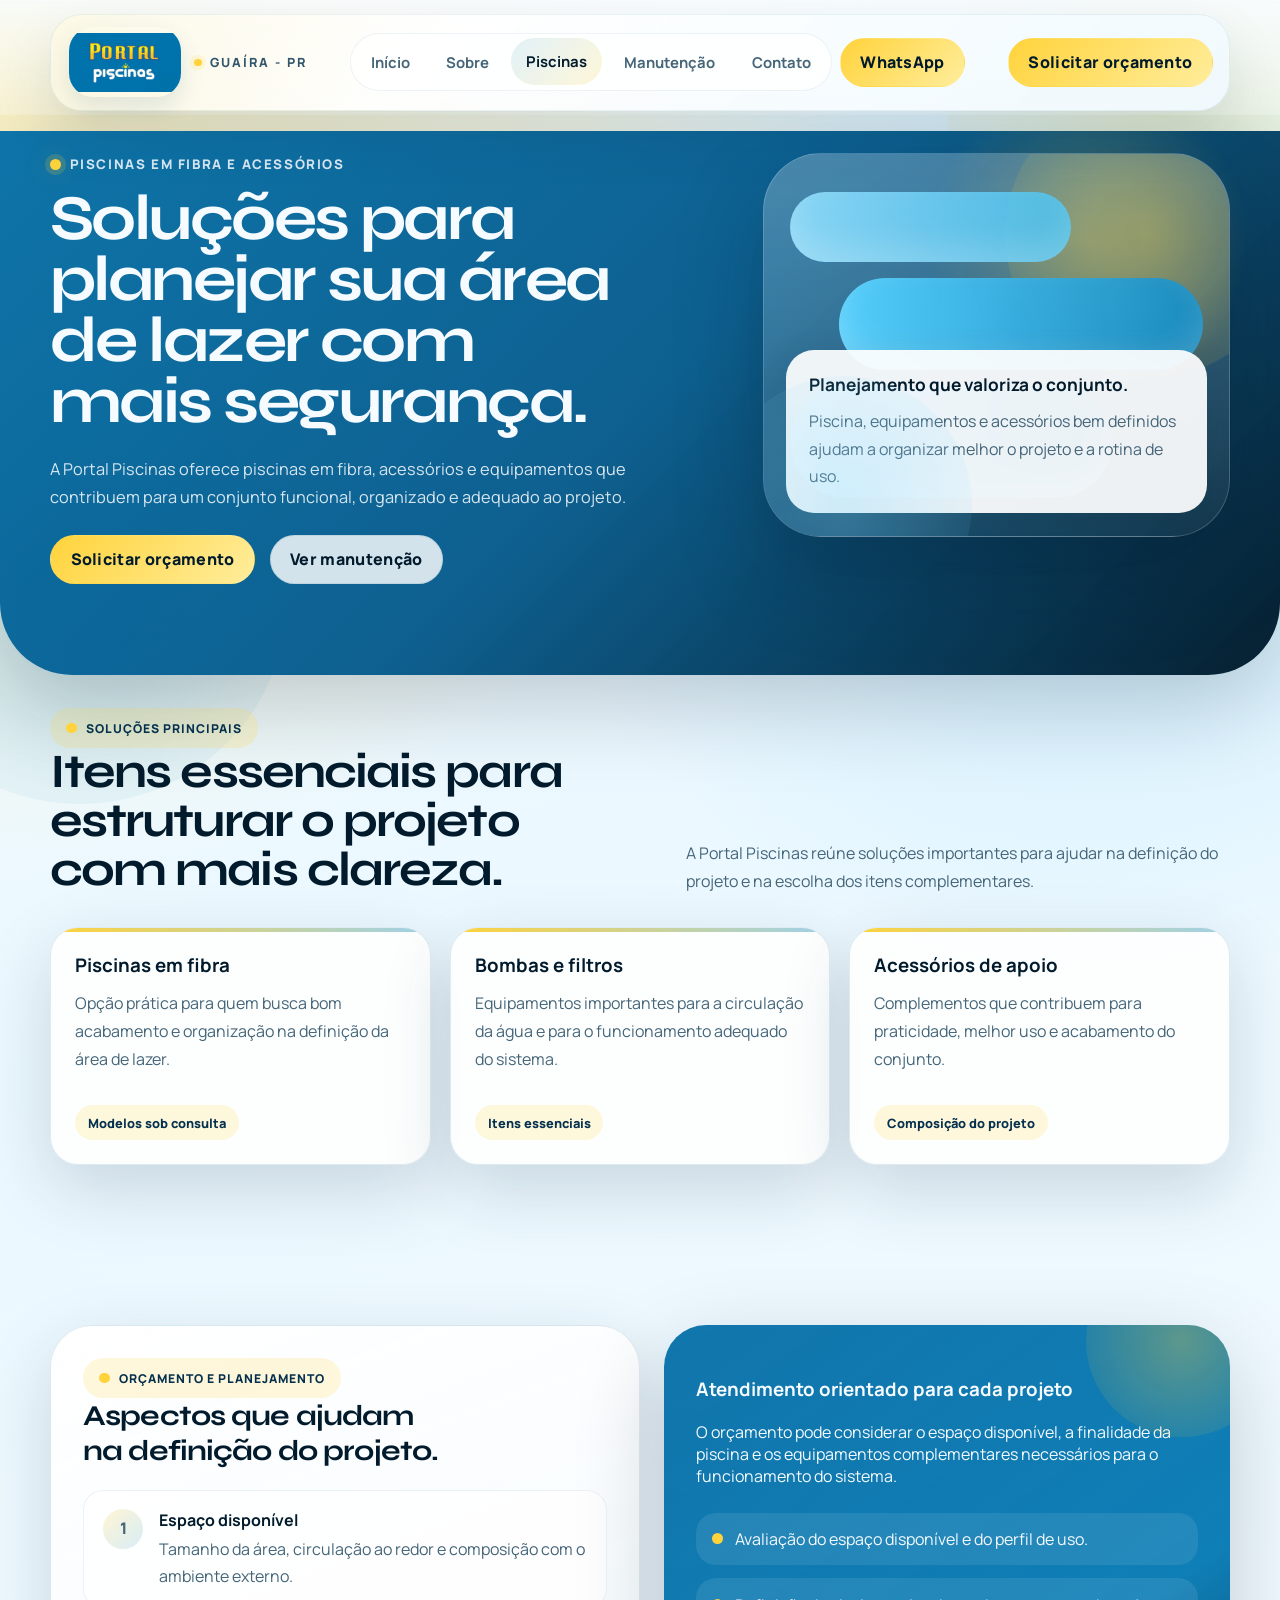
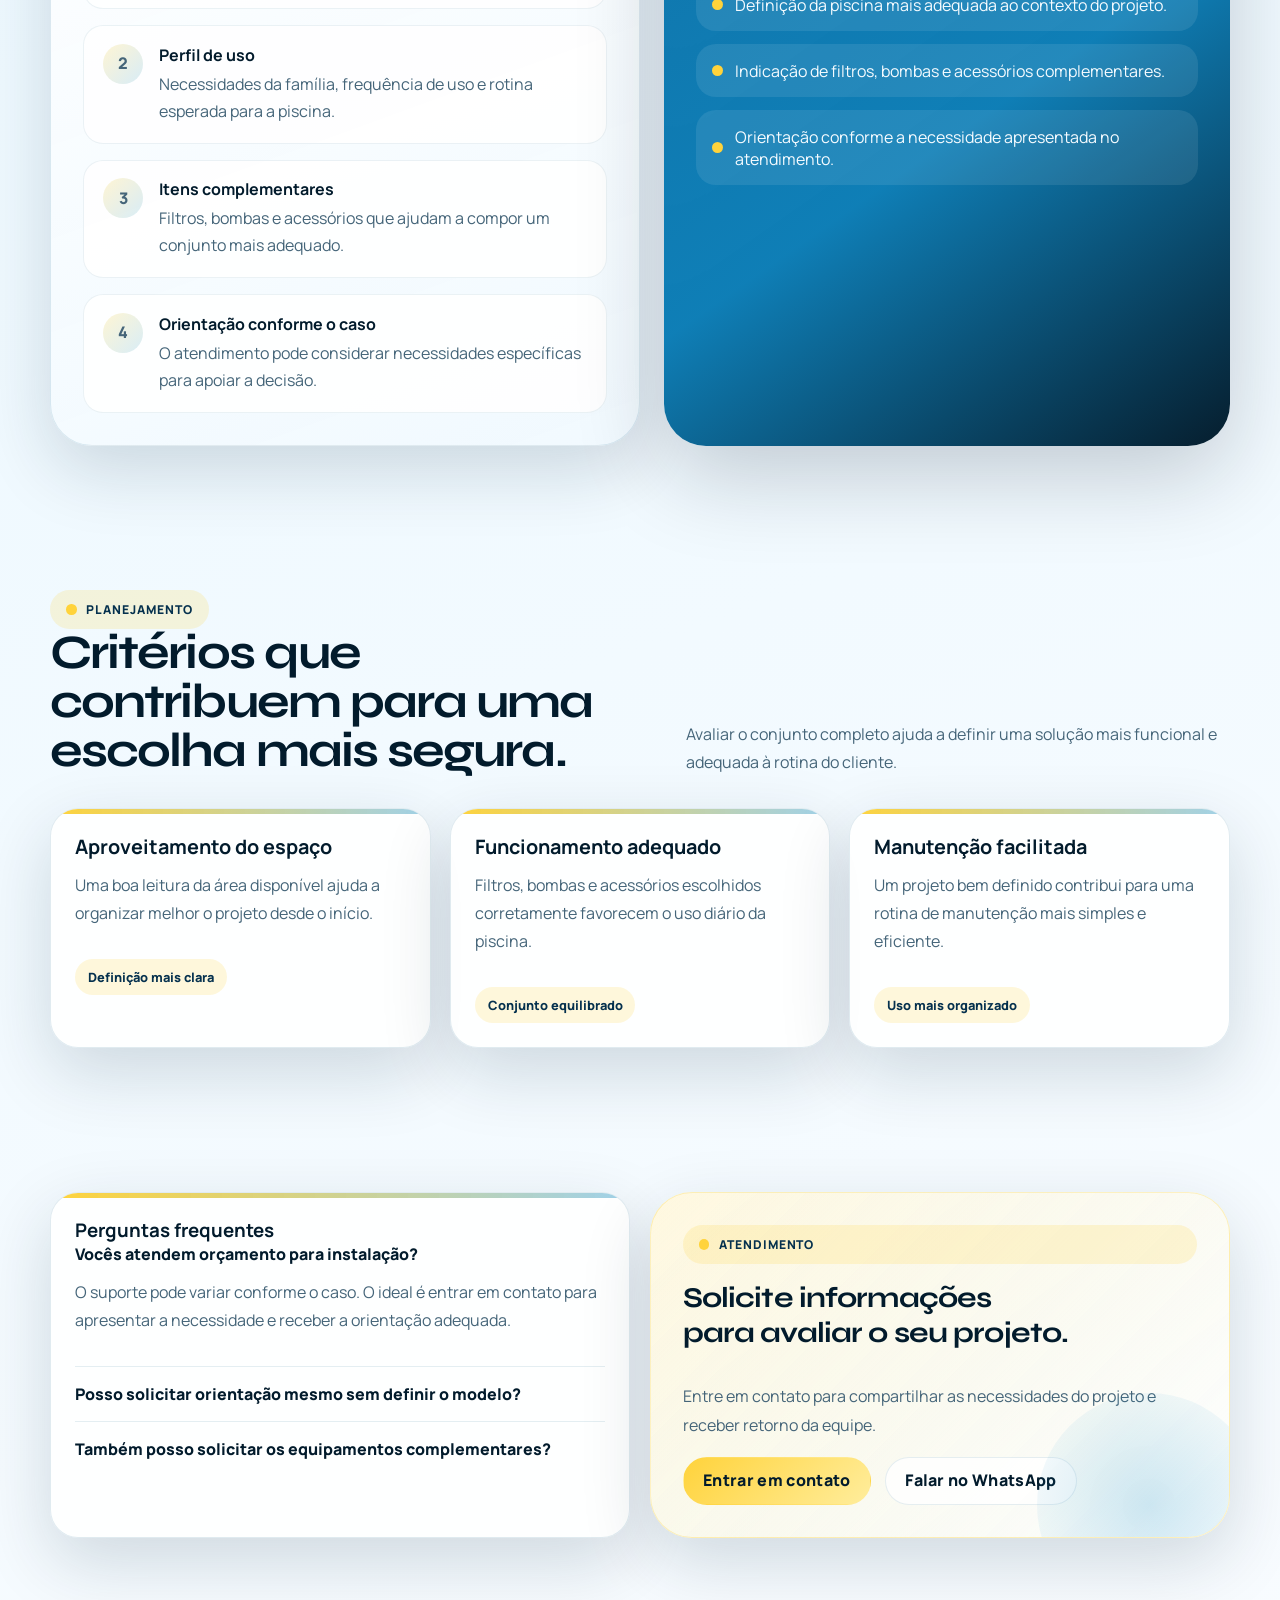
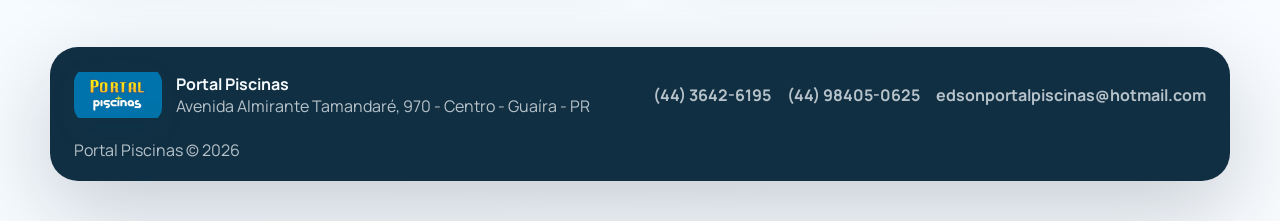
<file: pages/piscinas.html>
<!DOCTYPE html>
<html lang="pt-BR">
  <head>
    <meta charset="UTF-8" />
    <meta name="viewport" content="width=device-width, initial-scale=1.0" />
    <title>Piscinas e acessórios | Portal Piscinas</title>
    <meta
      name="description"
      content="Conheça as soluções da Portal Piscinas: piscinas em fibra, acessórios, filtros, bombas e atendimento para orçamento em Guaíra - PR."
    />
    <link rel="icon" href="../assets/favicon.svg" type="image/svg+xml" />
    <link rel="preconnect" href="https://fonts.googleapis.com" />
    <link rel="preconnect" href="https://fonts.gstatic.com" crossorigin />
    <link
      href="https://fonts.googleapis.com/css2?family=Manrope:wght@400;500;600;700;800&family=Syne:wght@700;800&display=swap"
      rel="stylesheet"
    />
    <link rel="stylesheet" href="../assets/styles.css" />
    <script src="../assets/script.js" defer></script>
  </head>
  <body class="page-pools" data-menu-open="false">
    <header class="site-header">
      <div class="container header-inner">
        <a class="brand" href="../index.html" aria-label="Portal Piscinas - Página inicial">
          <img src="../assets/logo-portal.jpg" alt="Logo Portal Piscinas" />
          <span class="brand-copy">
            <span class="brand-subtitle">Guaíra - PR</span>
          </span>
        </a>

        <button
          class="menu-toggle"
          type="button"
          aria-label="Abrir menu de navegação"
          aria-expanded="false"
          aria-controls="site-navigation"
        >
          <span></span>
          <span></span>
          <span></span>
        </button>

        <nav class="site-nav" id="site-navigation" aria-label="Principal">
          <div class="nav-links">
            <a class="nav-link" href="../index.html" data-nav="index.html">Início</a>
            <a class="nav-link" href="sobre.html" data-nav="sobre.html">Sobre</a>
            <a class="nav-link" href="piscinas.html" data-nav="piscinas.html">Piscinas</a>
            <a class="nav-link" href="manutencao.html" data-nav="manutencao.html">Manutenção</a>
            <a class="nav-link" href="contato.html" data-nav="contato.html">Contato</a>
          </div>
          <a
            class="button button-primary"
            href="https://wa.me/5544984050625?text=Olá%20Portal%20Piscinas,%20gostaria%20de%20solicitar%20um%20orçamento%20de%20piscina."
            target="_blank"
            rel="noreferrer"
            data-close-menu
            >WhatsApp</a
          >
        </nav>

        <div class="header-actions">
          <a class="button button-primary" href="contato.html">Solicitar orçamento</a>
        </div>
      </div>
    </header>

    <main>
      <section class="page-hero">
        <div class="container page-hero-grid">
          <div data-reveal>
            <p class="eyebrow">Piscinas em fibra e acessórios</p>
            <h1 class="page-title">Soluções para planejar sua área de lazer com mais segurança.</h1>
            <p class="page-text">
              A Portal Piscinas oferece piscinas em fibra, acessórios e equipamentos que contribuem
              para um conjunto funcional, organizado e adequado ao projeto.
            </p>
            <div class="page-hero-actions">
              <a class="button button-primary" href="contato.html">Solicitar orçamento</a>
              <a class="button button-light" href="manutencao.html">Ver manutenção</a>
            </div>
          </div>

          <div class="page-art" data-reveal>
            <div class="art-shell">
              <div class="pool-layers">
                <div class="pool-layer one"></div>
                <div class="pool-layer two"></div>
                <div class="pool-layer three"></div>
              </div>
              <div class="art-copy">
                <strong>Planejamento que valoriza o conjunto.</strong>
                <span>
                  Piscina, equipamentos e acessórios bem definidos ajudam a organizar melhor o projeto
                  e a rotina de uso.
                </span>
              </div>
            </div>
          </div>
        </div>
      </section>

      <section class="section">
        <div class="container">
          <div class="section-header" data-reveal>
            <div>
              <span class="section-tag">Soluções principais</span>
              <h2>Itens essenciais para estruturar o projeto com mais clareza.</h2>
            </div>
            <p>
              A Portal Piscinas reúne soluções importantes para ajudar na definição do projeto e na
              escolha dos itens complementares.
            </p>
          </div>

          <div class="service-grid">
            <article class="service-card" data-reveal>
              <h3>Piscinas em fibra</h3>
              <p>
                Opção prática para quem busca bom acabamento e organização na definição da área de lazer.
              </p>
              <span class="pill-note">Modelos sob consulta</span>
            </article>
            <article class="service-card" data-reveal>
              <h3>Bombas e filtros</h3>
              <p>
                Equipamentos importantes para a circulação da água e para o funcionamento adequado do sistema.
              </p>
              <span class="pill-note">Itens essenciais</span>
            </article>
            <article class="service-card" data-reveal>
              <h3>Acessórios de apoio</h3>
              <p>
                Complementos que contribuem para praticidade, melhor uso e acabamento do conjunto.
              </p>
              <span class="pill-note">Composição do projeto</span>
            </article>
          </div>
        </div>
      </section>

      <section class="section">
        <div class="container split-layout">
          <article class="story-panel" data-reveal>
            <span class="section-tag">Orçamento e planejamento</span>
            <h3>Aspectos que ajudam na definição do projeto.</h3>
            <div class="process-list" style="margin-top: 1.4rem;">
              <div class="process-item">
                <span class="number-badge">1</span>
                <div>
                  <strong>Espaço disponível</strong>
                  <span>Tamanho da área, circulação ao redor e composição com o ambiente externo.</span>
                </div>
              </div>
              <div class="process-item">
                <span class="number-badge">2</span>
                <div>
                  <strong>Perfil de uso</strong>
                  <span>Necessidades da família, frequência de uso e rotina esperada para a piscina.</span>
                </div>
              </div>
              <div class="process-item">
                <span class="number-badge">3</span>
                <div>
                  <strong>Itens complementares</strong>
                  <span>Filtros, bombas e acessórios que ajudam a compor um conjunto mais adequado.</span>
                </div>
              </div>
              <div class="process-item">
                <span class="number-badge">4</span>
                <div>
                  <strong>Orientação conforme o caso</strong>
                  <span>O atendimento pode considerar necessidades específicas para apoiar a decisão.</span>
                </div>
              </div>
            </div>
          </article>

          <aside class="accent-panel" data-reveal>
            <h3>Atendimento orientado para cada projeto</h3>
            <p>
              O orçamento pode considerar o espaço disponível, a finalidade da piscina e os
              equipamentos complementares necessários para o funcionamento do sistema.
            </p>
            <ul>
              <li>Avaliação do espaço disponível e do perfil de uso.</li>
              <li>Definição da piscina mais adequada ao contexto do projeto.</li>
              <li>Indicação de filtros, bombas e acessórios complementares.</li>
              <li>Orientação conforme a necessidade apresentada no atendimento.</li>
            </ul>
          </aside>
        </div>
      </section>

      <section class="section compact">
        <div class="container">
          <div class="section-header" data-reveal>
            <div>
              <span class="section-tag">Planejamento</span>
              <h2>Critérios que contribuem para uma escolha mais segura.</h2>
            </div>
            <p>
              Avaliar o conjunto completo ajuda a definir uma solução mais funcional e adequada à rotina do cliente.
            </p>
          </div>

          <div class="feature-band">
            <article class="feature-card" data-reveal>
              <h3>Aproveitamento do espaço</h3>
              <p>Uma boa leitura da área disponível ajuda a organizar melhor o projeto desde o início.</p>
              <span class="pill-note">Definição mais clara</span>
            </article>
            <article class="feature-card" data-reveal>
              <h3>Funcionamento adequado</h3>
              <p>Filtros, bombas e acessórios escolhidos corretamente favorecem o uso diário da piscina.</p>
              <span class="pill-note">Conjunto equilibrado</span>
            </article>
            <article class="feature-card" data-reveal>
              <h3>Manutenção facilitada</h3>
              <p>Um projeto bem definido contribui para uma rotina de manutenção mais simples e eficiente.</p>
              <span class="pill-note">Uso mais organizado</span>
            </article>
          </div>
        </div>
      </section>

      <section class="section">
        <div class="container faq-grid">
          <article class="faq-card" data-reveal>
            <h3>Perguntas frequentes</h3>
            <details open>
              <summary>Vocês atendem orçamento para instalação?</summary>
              <p>
                O suporte pode variar conforme o caso. O ideal é entrar em contato para apresentar a
                necessidade e receber a orientação adequada.
              </p>
            </details>
            <details>
              <summary>Posso solicitar orientação mesmo sem definir o modelo?</summary>
              <p>
                Sim. O atendimento também pode ajudar a entender as possibilidades antes da decisão final.
              </p>
            </details>
            <details>
              <summary>Também posso solicitar os equipamentos complementares?</summary>
              <p>
                Sim. A proposta inclui piscina, acessórios e itens importantes para o funcionamento do sistema.
              </p>
            </details>
          </article>

          <article class="cta-panel" data-reveal>
            <span class="section-tag">Atendimento</span>
            <h3>Solicite informações para avaliar o seu projeto.</h3>
            <p>
              Entre em contato para compartilhar as necessidades do projeto e receber retorno da equipe.
            </p>
            <div class="cta-actions">
              <a class="button button-primary" href="contato.html">Entrar em contato</a>
              <a
                class="button button-light"
                href="https://wa.me/5544984050625?text=Olá%20Portal%20Piscinas,%20gostaria%20de%20mais%20informações%20sobre%20piscinas."
                target="_blank"
                rel="noreferrer"
                >Falar no WhatsApp</a
              >
            </div>
          </article>
        </div>
      </section>
    </main>

    <footer class="site-footer">
      <div class="container footer-shell">
        <div class="footer-brand">
          <img src="../assets/logo-portal.jpg" alt="Logo Portal Piscinas" />
          <div>
            <strong>Portal Piscinas</strong>
            <span>Avenida Almirante Tamandaré, 970 - Centro - Guaíra - PR</span>
          </div>
        </div>

        <div class="footer-links">
          <a href="tel:+554436426195">(44) 3642-6195</a>
          <a href="tel:+5544984050625">(44) 98405-0625</a>
          <a href="mailto:edsonportalpiscinas@hotmail.com">edsonportalpiscinas@hotmail.com</a>
        </div>

        <span class="footer-note">Portal Piscinas &copy; <span data-year></span></span>
      </div>
    </footer>
  </body>
</html>
</file>
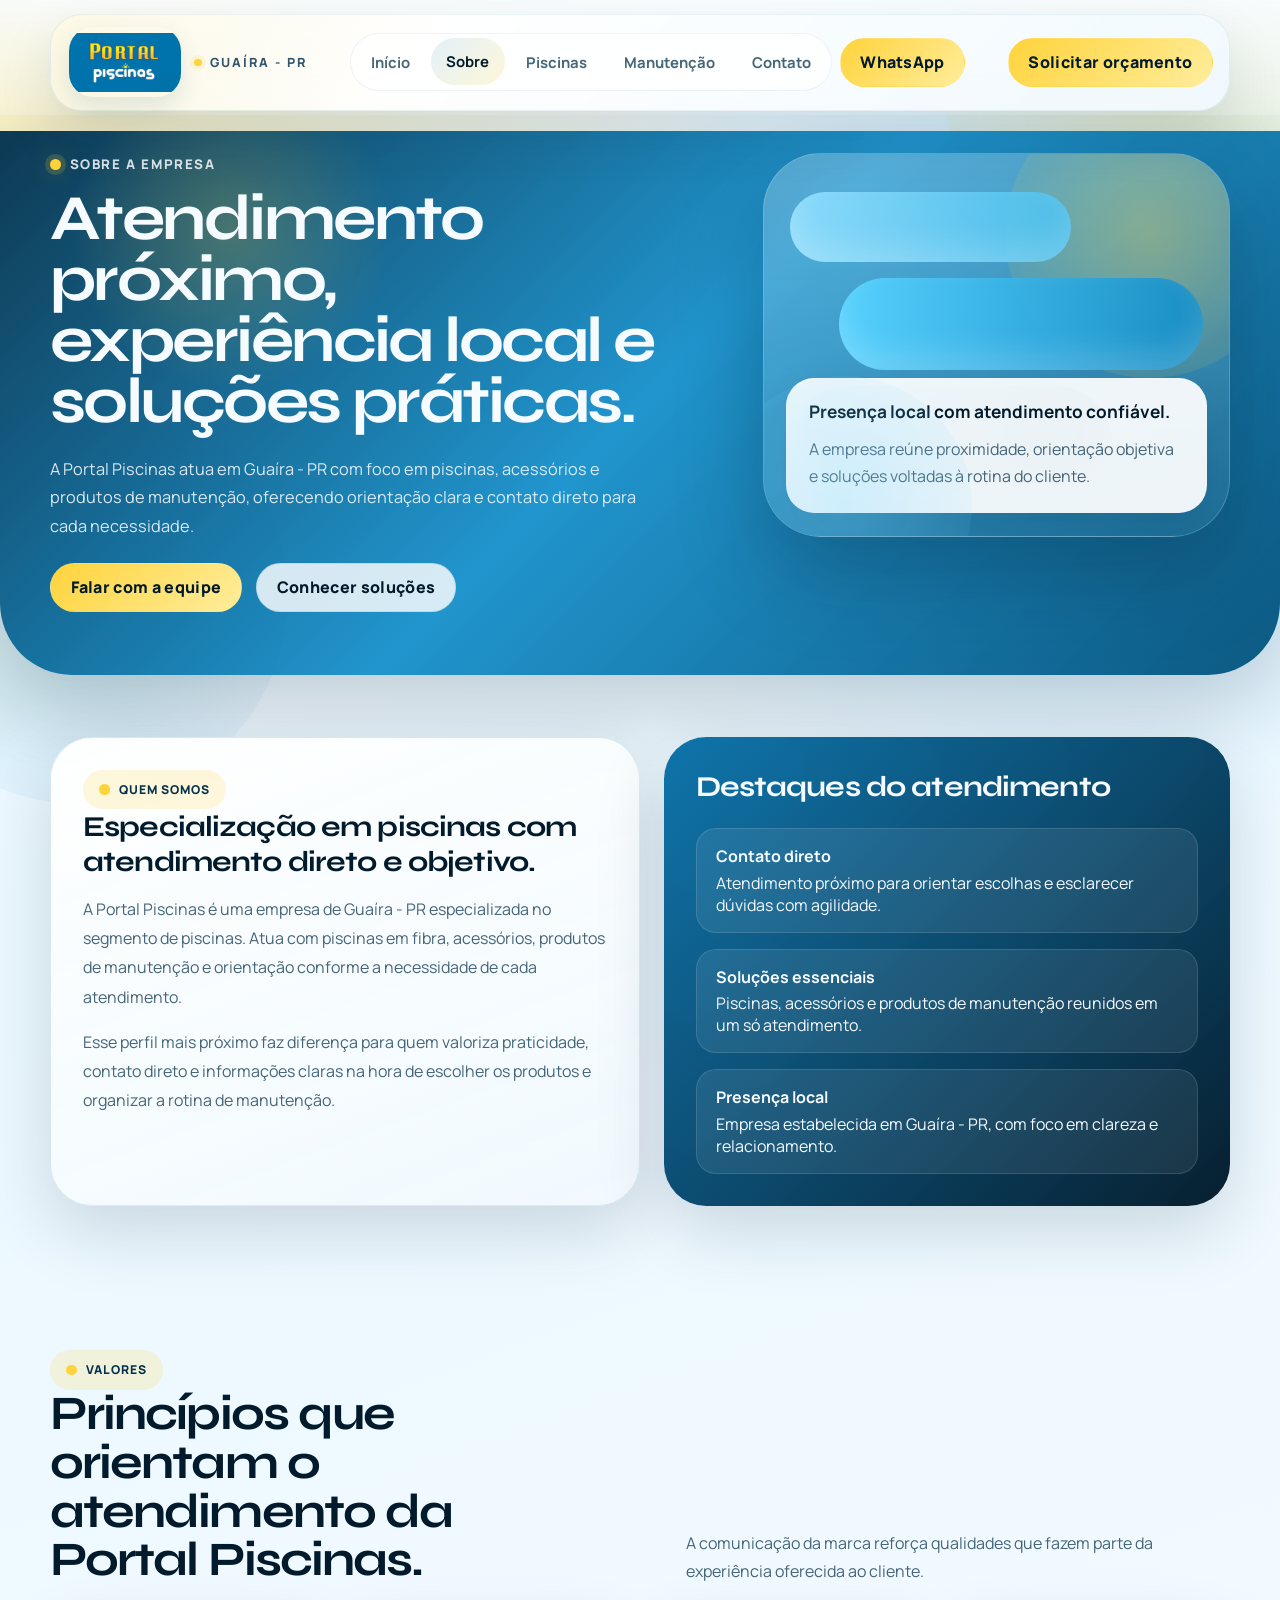
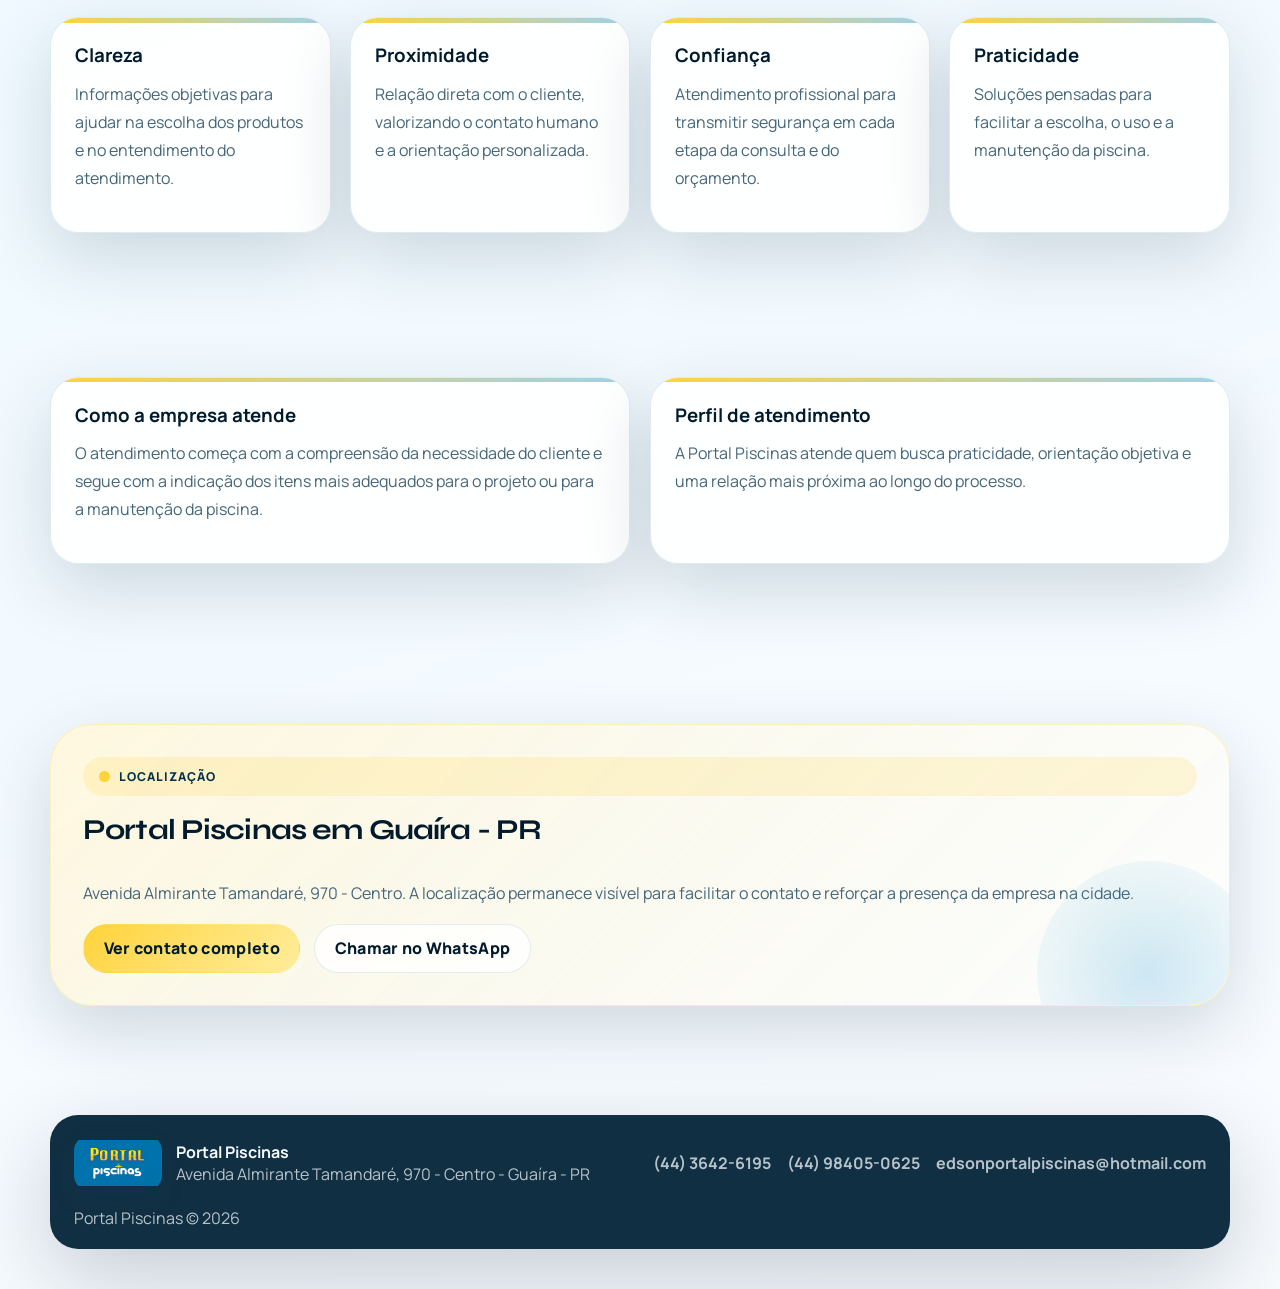
<file: pages/sobre.html>
<!DOCTYPE html>
<html lang="pt-BR">
  <head>
    <meta charset="UTF-8" />
    <meta name="viewport" content="width=device-width, initial-scale=1.0" />
    <title>Sobre a Portal Piscinas | Atendimento próximo em Guaíra - PR</title>
    <meta
      name="description"
      content="Conheça a Portal Piscinas, empresa de Guaíra - PR especializada em piscinas, acessórios e manutenção, com atendimento direto e orientação objetiva."
    />
    <link rel="icon" href="../assets/favicon.svg" type="image/svg+xml" />
    <link rel="preconnect" href="https://fonts.googleapis.com" />
    <link rel="preconnect" href="https://fonts.gstatic.com" crossorigin />
    <link
      href="https://fonts.googleapis.com/css2?family=Manrope:wght@400;500;600;700;800&family=Syne:wght@700;800&display=swap"
      rel="stylesheet"
    />
    <link rel="stylesheet" href="../assets/styles.css" />
    <script src="../assets/script.js" defer></script>
  </head>
  <body class="page-about" data-menu-open="false">
    <header class="site-header">
      <div class="container header-inner">
        <a class="brand" href="../index.html" aria-label="Portal Piscinas - Página inicial">
          <img src="../assets/logo-portal.jpg" alt="Logo Portal Piscinas" />
          <span class="brand-copy">
            <span class="brand-subtitle">Guaíra - PR</span>
          </span>
        </a>

        <button
          class="menu-toggle"
          type="button"
          aria-label="Abrir menu de navegação"
          aria-expanded="false"
          aria-controls="site-navigation"
        >
          <span></span>
          <span></span>
          <span></span>
        </button>

        <nav class="site-nav" id="site-navigation" aria-label="Principal">
          <div class="nav-links">
            <a class="nav-link" href="../index.html" data-nav="index.html">Início</a>
            <a class="nav-link" href="sobre.html" data-nav="sobre.html">Sobre</a>
            <a class="nav-link" href="piscinas.html" data-nav="piscinas.html">Piscinas</a>
            <a class="nav-link" href="manutencao.html" data-nav="manutencao.html">Manutenção</a>
            <a class="nav-link" href="contato.html" data-nav="contato.html">Contato</a>
          </div>
          <a
            class="button button-primary"
            href="https://wa.me/5544984050625?text=Olá%20Portal%20Piscinas,%20gostaria%20de%20mais%20informações%20sobre%20a%20empresa."
            target="_blank"
            rel="noreferrer"
            data-close-menu
            >WhatsApp</a
          >
        </nav>

        <div class="header-actions">
          <a class="button button-primary" href="contato.html">Solicitar orçamento</a>
        </div>
      </div>
    </header>

    <main>
      <section class="page-hero">
        <div class="container page-hero-grid">
          <div data-reveal>
            <p class="eyebrow">Sobre a empresa</p>
            <h1 class="page-title">Atendimento próximo, experiência local e soluções práticas.</h1>
            <p class="page-text">
              A Portal Piscinas atua em Guaíra - PR com foco em piscinas, acessórios e produtos de
              manutenção, oferecendo orientação clara e contato direto para cada necessidade.
            </p>
            <div class="page-hero-actions">
              <a class="button button-primary" href="contato.html">Falar com a equipe</a>
              <a class="button button-light" href="piscinas.html">Conhecer soluções</a>
            </div>
          </div>

          <div class="page-art" data-reveal>
            <div class="art-shell">
              <div class="pool-layers">
                <div class="pool-layer one"></div>
                <div class="pool-layer two"></div>
                <div class="pool-layer three"></div>
              </div>
              <div class="art-copy">
                <strong>Presença local com atendimento confiável.</strong>
                <span>
                  A empresa reúne proximidade, orientação objetiva e soluções voltadas à rotina do cliente.
                </span>
              </div>
            </div>
          </div>
        </div>
      </section>

      <section class="section">
        <div class="container split-layout">
          <article class="story-panel" data-reveal>
            <span class="section-tag">Quem somos</span>
            <h3>Especialização em piscinas com atendimento direto e objetivo.</h3>
            <p>
              A Portal Piscinas é uma empresa de Guaíra - PR especializada no segmento de piscinas.
              Atua com piscinas em fibra, acessórios, produtos de manutenção e orientação conforme a
              necessidade de cada atendimento.
            </p>
            <p style="margin-top: 1rem;">
              Esse perfil mais próximo faz diferença para quem valoriza praticidade, contato direto e
              informações claras na hora de escolher os produtos e organizar a rotina de manutenção.
            </p>
          </article>

          <aside class="story-highlight" data-reveal>
            <h3>Destaques do atendimento</h3>
            <ul>
              <li>
                <strong>Contato direto</strong>
                <span>Atendimento próximo para orientar escolhas e esclarecer dúvidas com agilidade.</span>
              </li>
              <li>
                <strong>Soluções essenciais</strong>
                <span>Piscinas, acessórios e produtos de manutenção reunidos em um só atendimento.</span>
              </li>
              <li>
                <strong>Presença local</strong>
                <span>Empresa estabelecida em Guaíra - PR, com foco em clareza e relacionamento.</span>
              </li>
            </ul>
          </aside>
        </div>
      </section>

      <section class="section compact">
        <div class="container">
          <div class="section-header" data-reveal>
            <div>
              <span class="section-tag">Valores</span>
              <h2>Princípios que orientam o atendimento da Portal Piscinas.</h2>
            </div>
            <p>
              A comunicação da marca reforça qualidades que fazem parte da experiência oferecida ao cliente.
            </p>
          </div>

          <div class="value-grid">
            <article class="value-card" data-reveal>
              <h3>Clareza</h3>
              <p>Informações objetivas para ajudar na escolha dos produtos e no entendimento do atendimento.</p>
            </article>
            <article class="value-card" data-reveal>
              <h3>Proximidade</h3>
              <p>Relação direta com o cliente, valorizando o contato humano e a orientação personalizada.</p>
            </article>
            <article class="value-card" data-reveal>
              <h3>Confiança</h3>
              <p>Atendimento profissional para transmitir segurança em cada etapa da consulta e do orçamento.</p>
            </article>
            <article class="value-card" data-reveal>
              <h3>Praticidade</h3>
              <p>Soluções pensadas para facilitar a escolha, o uso e a manutenção da piscina.</p>
            </article>
          </div>
        </div>
      </section>

      <section class="section">
        <div class="container panel-grid">
          <article class="process-card" data-reveal>
            <h3>Como a empresa atende</h3>
            <p>
              O atendimento começa com a compreensão da necessidade do cliente e segue com a indicação
              dos itens mais adequados para o projeto ou para a manutenção da piscina.
            </p>
          </article>
          <article class="process-card" data-reveal>
            <h3>Perfil de atendimento</h3>
            <p>
              A Portal Piscinas atende quem busca praticidade, orientação objetiva e uma relação mais
              próxima ao longo do processo.
            </p>
          </article>
        </div>
      </section>

      <section class="section">
        <div class="container">
          <div class="cta-panel" data-reveal>
            <span class="section-tag">Localização</span>
            <h3>Portal Piscinas em Guaíra - PR</h3>
            <p>
              Avenida Almirante Tamandaré, 970 - Centro. A localização permanece visível para facilitar
              o contato e reforçar a presença da empresa na cidade.
            </p>
            <div class="cta-actions">
              <a class="button button-primary" href="contato.html">Ver contato completo</a>
              <a
                class="button button-light"
                href="https://wa.me/5544984050625?text=Olá%20Portal%20Piscinas,%20gostaria%20de%20mais%20informações."
                target="_blank"
                rel="noreferrer"
                >Chamar no WhatsApp</a
              >
            </div>
          </div>
        </div>
      </section>
    </main>

    <footer class="site-footer">
      <div class="container footer-shell">
        <div class="footer-brand">
          <img src="../assets/logo-portal.jpg" alt="Logo Portal Piscinas" />
          <div>
            <strong>Portal Piscinas</strong>
            <span>Avenida Almirante Tamandaré, 970 - Centro - Guaíra - PR</span>
          </div>
        </div>

        <div class="footer-links">
          <a href="tel:+554436426195">(44) 3642-6195</a>
          <a href="tel:+5544984050625">(44) 98405-0625</a>
          <a href="mailto:edsonportalpiscinas@hotmail.com">edsonportalpiscinas@hotmail.com</a>
        </div>

        <span class="footer-note">Portal Piscinas &copy; <span data-year></span></span>
      </div>
    </footer>
  </body>
</html>
</file>
<file: assets/styles.css>
:root {
  --brand-blue: #0f8cc9;
  --brand-blue-strong: #046ea7;
  --brand-deep: #05314e;
  --brand-deeper: #021b2c;
  --brand-sky: #79d6ff;
  --brand-yellow: #ffd33b;
  --brand-yellow-soft: #ffe88d;
  --brand-white: #f8fcff;
  --surface: rgba(255, 255, 255, 0.88);
  --surface-strong: rgba(255, 255, 255, 0.95);
  --surface-dark: rgba(3, 34, 55, 0.74);
  --line: rgba(9, 88, 132, 0.12);
  --line-strong: rgba(255, 211, 59, 0.28);
  --text: #103147;
  --text-soft: #456579;
  --text-on-dark: #f5fbff;
  --shadow-soft: 0 24px 70px rgba(5, 37, 59, 0.16);
  --shadow-strong: 0 30px 90px rgba(2, 22, 37, 0.2);
  --radius-xs: 14px;
  --radius-sm: 20px;
  --radius-md: 28px;
  --radius-lg: 42px;
  --radius-xl: 58px;
  --max-width: 1180px;
  --header-height: 92px;
}

*,
*::before,
*::after {
  box-sizing: border-box;
}

html {
  scroll-behavior: smooth;
}

[id] {
  scroll-margin-top: calc(var(--header-height) + 1.5rem);
}

body {
  margin: 0;
  font-family: "Manrope", "Segoe UI", sans-serif;
  color: var(--text);
  background:
    radial-gradient(circle at top left, rgba(255, 220, 102, 0.45), transparent 24%),
    radial-gradient(circle at 85% 12%, rgba(121, 214, 255, 0.28), transparent 18%),
    linear-gradient(160deg, #f4fcff 0%, #ebf8ff 28%, #f9fcff 100%);
  min-height: 100vh;
  position: relative;
  overflow-x: hidden;
}

body::before,
body::after {
  content: "";
  position: fixed;
  inset: auto;
  pointer-events: none;
  z-index: 0;
}

body::before {
  width: 28rem;
  height: 28rem;
  top: -9rem;
  right: -7rem;
  border-radius: 50%;
  background: radial-gradient(circle, rgba(255, 211, 59, 0.24), rgba(255, 211, 59, 0));
}

body::after {
  width: 26rem;
  height: 26rem;
  left: -8rem;
  bottom: 6rem;
  border-radius: 50%;
  background: radial-gradient(circle, rgba(15, 140, 201, 0.18), rgba(15, 140, 201, 0));
}

body[data-menu-open="true"] {
  overflow: hidden;
}

a {
  color: inherit;
  text-decoration: none;
}

img {
  display: block;
  max-width: 100%;
}

button,
input,
textarea,
select {
  font: inherit;
}

button {
  cursor: pointer;
}

main,
footer {
  position: relative;
  z-index: 1;
}

.container {
  width: min(calc(100% - 2rem), var(--max-width));
  margin: 0 auto;
}

.site-header {
  position: sticky;
  top: 0;
  z-index: 20;
  padding: 0.85rem 0 0.25rem;
  transition: padding 0.25s ease;
}

.site-header.is-scrolled {
  padding: 0.55rem 0 0.2rem;
}

.site-header::before {
  content: "";
  position: absolute;
  inset: 0;
  background: linear-gradient(180deg, rgba(248, 252, 255, 0.9), rgba(248, 252, 255, 0.28));
  backdrop-filter: blur(18px);
  box-shadow: none;
}

.header-inner {
  position: relative;
  display: flex;
  align-items: center;
  justify-content: space-between;
  gap: 1.25rem;
  min-height: calc(var(--header-height) - 1.35rem);
  padding: 0.8rem 1rem 0.8rem 1.15rem;
  border: 1px solid rgba(5, 88, 132, 0.08);
  border-radius: 32px;
  background:
    linear-gradient(135deg, rgba(255, 248, 220, 0.56), rgba(255, 255, 255, 0.88) 32%, rgba(240, 249, 255, 0.9));
  box-shadow: 0 24px 54px rgba(7, 50, 77, 0.12);
}

.brand {
  display: inline-flex;
  align-items: center;
  gap: 0.8rem;
  min-width: 0;
}

.brand img {
  width: 112px;
  height: 70px;
  padding: 0;
  object-fit: contain;
  border-radius: calc(var(--radius-lg) - 18px);
  background: transparent;
  box-shadow: 0 10px 24px rgba(6, 73, 109, 0.12);
}

.brand-copy {
  display: flex;
  align-items: center;
  min-height: auto;
  padding-bottom: 0;
}

.brand-subtitle {
  display: inline-flex;
  align-items: center;
  gap: 0.5rem;
  font-family: "Manrope", "Segoe UI", sans-serif;
  font-size: 0.79rem;
  font-weight: 800;
  letter-spacing: 0.16em;
  text-transform: uppercase;
  white-space: nowrap;
  color: rgba(5, 49, 78, 0.82);
  text-shadow: none;
}

.brand-subtitle::before {
  content: "";
  width: 0.48rem;
  height: 0.48rem;
  border-radius: 50%;
  background: var(--brand-yellow);
  box-shadow: 0 0 0 4px rgba(255, 211, 59, 0.14);
}

.site-nav {
  display: flex;
  align-items: center;
  gap: 0.5rem;
  z-index: 25;
}

.nav-links {
  display: flex;
  align-items: center;
  gap: 0.4rem;
  padding: 0.3rem;
  border: 1px solid rgba(5, 88, 132, 0.07);
  border-radius: 999px;
  background: rgba(255, 255, 255, 0.72);
}

.nav-link {
  display: inline-flex;
  align-items: center;
  justify-content: center;
  min-height: 2.9rem;
  padding: 0.68rem 0.95rem;
  border-radius: 999px;
  color: var(--text-soft);
  font-weight: 700;
  font-size: 0.93rem;
  transition: background 0.25s ease, color 0.25s ease, transform 0.25s ease;
}

.nav-link:hover,
.nav-link:focus-visible,
.nav-link.is-active {
  background: linear-gradient(135deg, rgba(15, 140, 201, 0.12), rgba(255, 211, 59, 0.2));
  color: var(--brand-deeper);
  transform: translateY(-1px);
}

.header-actions {
  display: flex;
  align-items: center;
  gap: 0.75rem;
}

.menu-toggle {
  display: none;
  width: 3rem;
  height: 3rem;
  padding: 0.3rem;
  border: 0;
  border-radius: 999px;
  background: rgba(255, 255, 255, 0.95);
  box-shadow: 0 12px 30px rgba(7, 50, 77, 0.16);
  align-items: center;
  justify-content: center;
  flex-direction: column;
  gap: 0.22rem;
}

.menu-toggle span {
  display: block;
  width: 1.6rem;
  height: 3px;
  background: var(--brand-deeper);
  border-radius: 999px;
  transition: background-color 0.2s ease;
}

.menu-toggle span:nth-child(1),
.menu-toggle span:nth-child(2),
.menu-toggle span:nth-child(3) {
  transform: none;
  opacity: 1;
}

.button {
  display: inline-flex;
  align-items: center;
  justify-content: center;
  gap: 0.55rem;
  min-height: 3.05rem;
  padding: 0.82rem 1.22rem;
  border-radius: 999px;
  border: 1px solid transparent;
  font-weight: 800;
  line-height: 1.2;
  text-align: center;
  letter-spacing: 0.02em;
  transition: transform 0.25s ease, box-shadow 0.25s ease, background 0.25s ease, border-color 0.25s ease;
}

.button:hover,
.button:focus-visible {
  transform: translateY(-2px);
  box-shadow: 0 18px 38px rgba(6, 52, 82, 0.16);
}

.button-primary {
  color: var(--brand-deeper);
  background: linear-gradient(135deg, var(--brand-yellow), #ffed9c);
}

.button-secondary {
  color: var(--text-on-dark);
  border-color: rgba(255, 255, 255, 0.16);
  background: linear-gradient(135deg, rgba(5, 49, 78, 0.94), rgba(10, 108, 158, 0.94));
}

.button-light {
  color: var(--brand-deeper);
  border-color: rgba(5, 88, 132, 0.1);
  background: rgba(255, 255, 255, 0.82);
}

.hero,
.page-hero {
  position: relative;
  padding: 2.35rem 0 2.8rem;
}

.hero-home {
  padding-bottom: 3.8rem;
}

.hero::before,
.page-hero::before {
  content: "";
  position: absolute;
  inset: 1rem 0 auto;
  height: 34rem;
  background:
    radial-gradient(circle at 84% 20%, rgba(255, 212, 59, 0.24), transparent 12rem),
    linear-gradient(135deg, rgba(4, 110, 167, 0.96), rgba(13, 142, 201, 0.94) 44%, rgba(2, 27, 44, 0.96));
  border-bottom-left-radius: 4.5rem;
  border-bottom-right-radius: 4.5rem;
  box-shadow: var(--shadow-strong);
  z-index: -1;
}

.hero-home::before {
  inset: 1rem 0 0;
  height: auto;
}

.hero-grid,
.page-hero-grid {
  display: grid;
  gap: 2rem;
  align-items: center;
}

.hero-grid {
  grid-template-columns: minmax(0, 1.15fr) minmax(320px, 0.85fr);
  min-height: 33rem;
}

.page-hero-grid {
  grid-template-columns: minmax(0, 1.05fr) minmax(260px, 0.72fr);
  min-height: 24rem;
}

.eyebrow {
  display: inline-flex;
  align-items: center;
  gap: 0.55rem;
  margin: 0 0 1rem;
  color: rgba(248, 252, 255, 0.86);
  letter-spacing: 0.12em;
  text-transform: uppercase;
  font-size: 0.83rem;
  font-weight: 800;
}

.eyebrow::before {
  content: "";
  width: 0.68rem;
  height: 0.68rem;
  border-radius: 50%;
  background: var(--brand-yellow);
  box-shadow:
    0 0 0 5px rgba(255, 211, 59, 0.16),
    0 0 24px rgba(255, 211, 59, 0.34);
}

.hero-title,
.page-title {
  margin: 0;
  color: var(--text-on-dark);
  font-family: "Syne", "Segoe UI", sans-serif;
  font-size: clamp(2.6rem, 5.4vw, 4.95rem);
  line-height: 0.95;
  letter-spacing: -0.04em;
  text-wrap: balance;
}

.page-title {
  font-size: clamp(2.4rem, 5vw, 4.3rem);
}

.hero-text,
.page-text {
  max-width: 38rem;
  margin: 1.4rem 0 0;
  color: rgba(248, 252, 255, 0.86);
  font-size: 1.02rem;
  line-height: 1.74;
}

.hero-actions,
.page-hero-actions {
  display: flex;
  flex-wrap: wrap;
  gap: 0.9rem;
  margin-top: 1.45rem;
}

.pill-row {
  display: flex;
  flex-wrap: wrap;
  gap: 0.75rem;
  margin-top: 1.25rem;
  max-width: 36rem;
}

.pill {
  padding: 0.62rem 0.95rem;
  border: 1px solid rgba(255, 255, 255, 0.16);
  border-radius: 999px;
  background: rgba(255, 255, 255, 0.11);
  backdrop-filter: blur(10px);
  color: var(--text-on-dark);
  font-weight: 700;
  font-size: 0.88rem;
}

.hero-stage {
  position: relative;
  display: grid;
  gap: 1rem;
  max-width: 29rem;
  justify-self: end;
}

.hero-copy .hero-title {
  max-width: 9.2ch;
}

.hero-copy .hero-text {
  max-width: 35rem;
}

.hero-panel {
  position: relative;
  overflow: hidden;
  display: grid;
  gap: 0.95rem;
  padding: 1.25rem;
  border-radius: var(--radius-lg);
  background:
    linear-gradient(180deg, rgba(255, 255, 255, 0.19), rgba(255, 255, 255, 0.04)),
    linear-gradient(135deg, rgba(255, 255, 255, 0.12), rgba(255, 255, 255, 0.04));
  border: 1px solid rgba(255, 255, 255, 0.16);
  backdrop-filter: blur(15px);
  box-shadow: 0 32px 80px rgba(1, 21, 35, 0.24);
}

.hero-panel::before {
  content: "";
  position: absolute;
  inset: auto -2.8rem -5.8rem auto;
  width: 10.5rem;
  height: 10.5rem;
  border-radius: 50%;
  background: radial-gradient(circle, rgba(255, 211, 59, 0.24), rgba(255, 211, 59, 0));
}

.hero-logo-card {
  display: grid;
  gap: 1rem;
  padding: 1.05rem 1.05rem 1.15rem;
  border-radius: calc(var(--radius-lg) - 10px);
  background: linear-gradient(180deg, rgba(255, 255, 255, 0.97), rgba(247, 251, 255, 0.94));
  border: 1px solid rgba(5, 88, 132, 0.08);
  box-shadow: 0 25px 50px rgba(6, 36, 57, 0.14);
}

.hero-logo-card img {
  aspect-ratio: 16 / 9;
  width: 100%;
  object-fit: cover;
  border-radius: calc(var(--radius-lg) - 18px);
}

.hero-logo-card strong,
.hero-logo-card span {
  position: relative;
  z-index: 1;
}

.hero-logo-card strong {
  font-size: 1.08rem;
  line-height: 1.18;
  color: var(--brand-deeper);
  text-wrap: balance;
}

.hero-logo-card span {
  color: var(--text-soft);
  line-height: 1.68;
  font-size: 0.97rem;
}

.hero-stack {
  display: grid;
  grid-template-columns: repeat(2, minmax(0, 1fr));
  gap: 0.95rem;
}

.mini-card {
  position: relative;
  display: flex;
  flex-direction: column;
  min-height: 11rem;
  padding: 1.1rem 1.05rem 1.05rem;
  border-radius: var(--radius-md);
  background: linear-gradient(180deg, rgba(255, 255, 255, 0.97), rgba(248, 252, 255, 0.94));
  border: 1px solid rgba(5, 88, 132, 0.08);
  box-shadow: 0 22px 42px rgba(6, 36, 57, 0.13);
}

.mini-card::before {
  content: "";
  position: absolute;
  inset: 1rem auto auto 1rem;
  width: 3.15rem;
  height: 0.34rem;
  border-radius: 999px;
  background: linear-gradient(90deg, rgba(255, 211, 59, 0.92), rgba(15, 140, 201, 0.36));
  box-shadow: 0 6px 14px rgba(255, 211, 59, 0.18);
}

.mini-card strong {
  display: block;
  margin-top: 0.85rem;
  color: var(--brand-deeper);
  font-size: 1.02rem;
  line-height: 1.18;
  letter-spacing: -0.02em;
  text-wrap: balance;
}

.mini-card span {
  display: block;
  margin-top: 0.6rem;
  color: var(--text-soft);
  line-height: 1.62;
  font-size: 0.91rem;
}

.page-art,
.hero-art {
  position: relative;
  min-height: 100%;
}

.art-shell {
  position: relative;
  overflow: hidden;
  min-height: 24rem;
  padding: 1.6rem;
  border-radius: var(--radius-xl);
  background:
    linear-gradient(180deg, rgba(255, 255, 255, 0.18), rgba(255, 255, 255, 0.03)),
    linear-gradient(145deg, rgba(255, 255, 255, 0.08), rgba(255, 255, 255, 0.02));
  border: 1px solid rgba(255, 255, 255, 0.18);
  box-shadow: 0 36px 86px rgba(1, 21, 35, 0.26);
}

.art-shell::before,
.art-shell::after {
  content: "";
  position: absolute;
  border-radius: 50%;
  pointer-events: none;
}

.art-shell::before {
  width: 18rem;
  height: 18rem;
  top: -4rem;
  right: -4rem;
  background: radial-gradient(circle, rgba(255, 211, 59, 0.34), rgba(255, 211, 59, 0));
}

.art-shell::after {
  width: 16rem;
  height: 16rem;
  bottom: -6rem;
  left: -3rem;
  background: radial-gradient(circle, rgba(121, 214, 255, 0.28), rgba(121, 214, 255, 0));
}

.art-copy {
  position: absolute;
  inset: auto 1.4rem 1.4rem 1.4rem;
  display: grid;
  gap: 0.8rem;
  padding: 1.4rem;
  border-radius: var(--radius-md);
  background: rgba(255, 255, 255, 0.92);
  box-shadow: 0 20px 46px rgba(1, 25, 40, 0.14);
}

.art-copy strong {
  color: var(--brand-deeper);
  font-size: 1.08rem;
}

.art-copy span {
  color: var(--text-soft);
  line-height: 1.72;
}

.pool-layers {
  position: absolute;
  inset: 1.6rem;
  display: grid;
  align-content: center;
  gap: 1rem;
}

.pool-layer {
  border-radius: 999px;
  box-shadow: inset 0 -16px 30px rgba(255, 255, 255, 0.18);
}

.pool-layer.one {
  height: 4.4rem;
  width: 68%;
  background: linear-gradient(90deg, rgba(147, 225, 255, 0.88), rgba(72, 192, 239, 0.86));
}

.pool-layer.two {
  height: 5.7rem;
  width: 88%;
  margin-left: auto;
  background: linear-gradient(90deg, rgba(87, 210, 255, 0.96), rgba(14, 140, 201, 0.88));
}

.pool-layer.three {
  height: 7rem;
  width: 78%;
  background: linear-gradient(90deg, rgba(9, 146, 214, 0.92), rgba(4, 88, 136, 0.94));
}

.section {
  padding: 5rem 0;
}

.section.compact {
  padding-top: 4rem;
  padding-bottom: 4rem;
}

.section-header {
  display: flex;
  flex-wrap: wrap;
  align-items: end;
  justify-content: space-between;
  gap: 1rem;
  margin-bottom: 2rem;
}

.section-header h2 {
  max-width: 34rem;
  margin: 0;
  font-family: "Syne", "Segoe UI", sans-serif;
  font-size: clamp(2rem, 4vw, 3rem);
  line-height: 1.02;
  letter-spacing: -0.04em;
  color: var(--brand-deeper);
  text-wrap: balance;
}

.section-header p {
  max-width: 34rem;
  margin: 0;
  color: var(--text-soft);
  line-height: 1.75;
}

.section-tag {
  display: inline-flex;
  align-items: center;
  gap: 0.6rem;
  padding: 0.7rem 1rem;
  border-radius: 999px;
  background: rgba(255, 211, 59, 0.18);
  color: var(--brand-deep);
  font-weight: 800;
  letter-spacing: 0.08em;
  text-transform: uppercase;
  font-size: 0.76rem;
}

.section-tag::before {
  content: "";
  width: 0.66rem;
  height: 0.66rem;
  border-radius: 50%;
  background: var(--brand-yellow);
}

.stats-strip,
.panel-grid,
.service-grid,
.value-grid,
.info-grid,
.contact-grid,
.faq-grid {
  display: grid;
  gap: 1.2rem;
}

.stats-strip {
  grid-template-columns: repeat(4, minmax(0, 1fr));
}

.stat-card,
.service-card,
.glass-card,
.value-card,
.contact-card,
.faq-card,
.process-card,
.feature-card {
  position: relative;
  overflow: hidden;
  padding: 1.5rem;
  border-radius: var(--radius-md);
  background: var(--surface);
  border: 1px solid var(--line);
  box-shadow: var(--shadow-soft);
}

.stat-card::before,
.service-card::before,
.glass-card::before,
.value-card::before,
.contact-card::before,
.faq-card::before,
.process-card::before,
.feature-card::before {
  content: "";
  position: absolute;
  inset: 0 auto auto 0;
  width: 100%;
  height: 0.3rem;
  background: linear-gradient(90deg, var(--brand-yellow), rgba(15, 140, 201, 0.4));
}

.stat-card strong,
.service-card h3,
.glass-card strong,
.value-card h3,
.contact-card h3,
.faq-card h3,
.process-card h3,
.feature-card h3 {
  display: block;
  margin: 0;
  color: var(--brand-deeper);
}

.stat-card strong {
  font-family: "Syne", "Segoe UI", sans-serif;
  font-size: 1.18rem;
  letter-spacing: -0.02em;
}

.stat-card span,
.service-card p,
.glass-card p,
.value-card p,
.contact-card p,
.faq-card p,
.process-card p,
.feature-card p {
  display: block;
  margin-top: 0.7rem;
  color: var(--text-soft);
  line-height: 1.75;
}

.service-grid {
  grid-template-columns: repeat(3, minmax(0, 1fr));
}

.service-card {
  min-height: 100%;
}

.card-link {
  display: inline-flex;
  align-items: center;
  gap: 0.5rem;
  margin-top: 1.2rem;
  color: var(--brand-blue-strong);
  font-weight: 800;
}

.card-link::after {
  content: "->";
  font-size: 0.9rem;
}

.split-layout {
  display: grid;
  gap: 1.5rem;
  grid-template-columns: minmax(0, 1.02fr) minmax(280px, 0.98fr);
}

.story-panel,
.cta-panel,
.map-card,
.form-card,
.story-highlight {
  position: relative;
  overflow: hidden;
  padding: 2rem;
  border-radius: var(--radius-lg);
  box-shadow: var(--shadow-soft);
}

.story-panel {
  background:
    linear-gradient(160deg, rgba(255, 255, 255, 0.96), rgba(241, 249, 255, 0.92));
  border: 1px solid var(--line);
}

.story-panel h3,
.story-highlight h3,
.cta-panel h3,
.map-card h3,
.form-card h3 {
  margin: 0 0 1rem;
  font-family: "Syne", "Segoe UI", sans-serif;
  font-size: 1.8rem;
  letter-spacing: -0.03em;
  color: var(--brand-deeper);
  text-wrap: balance;
}

.story-panel p,
.story-highlight p,
.cta-panel p,
.map-card p,
.form-card p {
  margin: 0;
  color: var(--text-soft);
  line-height: 1.82;
}

.story-highlight {
  background:
    linear-gradient(135deg, rgba(4, 110, 167, 0.95), rgba(2, 27, 44, 0.98));
}

.story-highlight h3,
.story-highlight p,
.story-highlight li,
.story-highlight strong {
  color: var(--text-on-dark);
}

.story-highlight ul {
  padding: 0;
  margin: 1.5rem 0 0;
  list-style: none;
  display: grid;
  gap: 1rem;
}

.story-highlight li {
  display: grid;
  gap: 0.3rem;
  padding: 1rem 1rem 1rem 1.2rem;
  border-radius: var(--radius-sm);
  background: rgba(255, 255, 255, 0.08);
  border: 1px solid rgba(255, 255, 255, 0.12);
}

.story-highlight li strong {
  font-size: 1rem;
}

.panel-grid {
  grid-template-columns: repeat(2, minmax(0, 1fr));
}

.value-grid {
  grid-template-columns: repeat(4, minmax(0, 1fr));
}

.value-card,
.process-card,
.feature-card {
  min-height: 100%;
}

.number-badge {
  display: inline-flex;
  align-items: center;
  justify-content: center;
  width: 2.5rem;
  height: 2.5rem;
  border-radius: 50%;
  background: linear-gradient(135deg, rgba(255, 211, 59, 0.22), rgba(15, 140, 201, 0.16));
  color: var(--brand-deeper);
  font-weight: 900;
}

.process-list {
  display: grid;
  gap: 1rem;
}

.process-item {
  display: grid;
  grid-template-columns: auto 1fr;
  gap: 1rem;
  align-items: start;
  padding: 1.1rem 1.2rem;
  border-radius: var(--radius-sm);
  background: rgba(255, 255, 255, 0.88);
  border: 1px solid rgba(5, 88, 132, 0.08);
}

.process-item strong {
  display: block;
  margin-bottom: 0.32rem;
  color: var(--brand-deeper);
}

.process-item span {
  color: var(--text-soft);
  line-height: 1.7;
}

.accent-panel {
  position: relative;
  overflow: hidden;
  padding: 2rem;
  border-radius: var(--radius-lg);
  background:
    linear-gradient(145deg, rgba(4, 110, 167, 0.95), rgba(10, 124, 181, 0.98) 55%, rgba(1, 25, 41, 0.98));
  box-shadow: var(--shadow-strong);
}

.accent-panel::before {
  content: "";
  position: absolute;
  top: -5rem;
  right: -3rem;
  width: 12rem;
  height: 12rem;
  border-radius: 50%;
  background: radial-gradient(circle, rgba(255, 211, 59, 0.32), rgba(255, 211, 59, 0));
}

.accent-panel h3,
.accent-panel p,
.accent-panel li,
.accent-panel strong {
  color: var(--text-on-dark);
}

.accent-panel ul {
  list-style: none;
  padding: 0;
  margin: 1.6rem 0 0;
  display: grid;
  gap: 0.85rem;
}

.accent-panel li {
  display: flex;
  align-items: center;
  gap: 0.75rem;
  padding: 0.95rem 1rem;
  border-radius: var(--radius-sm);
  background: rgba(255, 255, 255, 0.09);
}

.accent-panel li::before {
  content: "";
  flex: 0 0 auto;
  width: 0.7rem;
  height: 0.7rem;
  border-radius: 50%;
  background: var(--brand-yellow);
}

.feature-band {
  display: grid;
  gap: 1.2rem;
  grid-template-columns: repeat(3, minmax(0, 1fr));
}

.feature-card h3 {
  font-size: 1.24rem;
}

.service-card .pill-note,
.feature-card .pill-note,
.faq-card .pill-note,
.contact-card .pill-note {
  display: inline-flex;
  align-items: center;
  gap: 0.35rem;
  margin-top: 1rem;
  padding: 0.55rem 0.8rem;
  border-radius: 999px;
  background: rgba(255, 211, 59, 0.18);
  color: var(--brand-deep);
  font-size: 0.8rem;
  font-weight: 800;
}

.faq-grid {
  grid-template-columns: repeat(2, minmax(0, 1fr));
}

.faq-card details {
  border-top: 1px solid rgba(5, 88, 132, 0.1);
  padding: 1rem 0;
}

.faq-card details:first-of-type {
  border-top: 0;
  padding-top: 0;
}

.faq-card summary {
  list-style: none;
  cursor: pointer;
  font-weight: 800;
  color: var(--brand-deeper);
}

.faq-card summary::-webkit-details-marker {
  display: none;
}

.faq-card details p {
  margin-top: 0.8rem;
}

.cta-panel {
  display: grid;
  gap: 1rem;
  align-items: center;
  background:
    linear-gradient(135deg, rgba(255, 211, 59, 0.16), rgba(255, 255, 255, 0.92)),
    linear-gradient(145deg, rgba(255, 255, 255, 0.92), rgba(234, 247, 255, 0.94));
  border: 1px solid rgba(255, 211, 59, 0.3);
}

.cta-panel::before {
  content: "";
  position: absolute;
  inset: auto -2rem -5rem auto;
  width: 14rem;
  height: 14rem;
  border-radius: 50%;
  background: radial-gradient(circle, rgba(15, 140, 201, 0.2), rgba(15, 140, 201, 0));
}

.cta-actions {
  display: flex;
  flex-wrap: wrap;
  gap: 0.85rem;
}

.contact-grid {
  grid-template-columns: repeat(4, minmax(0, 1fr));
}

.contact-card a {
  color: var(--brand-blue-strong);
  font-weight: 800;
  overflow-wrap: anywhere;
}

.form-layout {
  display: grid;
  gap: 1.4rem;
  grid-template-columns: minmax(0, 1.02fr) minmax(280px, 0.98fr);
}

.form-card,
.map-card {
  background: var(--surface-strong);
  border: 1px solid var(--line);
}

.form-card form {
  display: grid;
  gap: 1rem;
  margin-top: 1.5rem;
}

.form-row {
  display: grid;
  gap: 1rem;
  grid-template-columns: repeat(2, minmax(0, 1fr));
}

.field {
  display: grid;
  gap: 0.5rem;
}

.field label {
  font-size: 0.9rem;
  font-weight: 800;
  color: var(--brand-deeper);
}

.field input,
.field textarea,
.field select {
  width: 100%;
  padding: 0.95rem 1rem;
  border-radius: 18px;
  border: 1px solid rgba(5, 88, 132, 0.14);
  background: rgba(243, 250, 255, 0.96);
  color: var(--brand-deeper);
  transition: border-color 0.25s ease, box-shadow 0.25s ease;
}

.field input:focus,
.field textarea:focus,
.field select:focus {
  outline: none;
  border-color: rgba(15, 140, 201, 0.45);
  box-shadow: 0 0 0 4px rgba(15, 140, 201, 0.12);
}

.field textarea {
  min-height: 11rem;
  resize: vertical;
}

.form-actions {
  display: flex;
  flex-wrap: wrap;
  gap: 0.8rem;
}

.form-feedback {
  min-height: 1.5rem;
  color: var(--brand-blue-strong);
  font-weight: 700;
}

.map-frame {
  margin-top: 1.4rem;
  overflow: hidden;
  border: 0;
  border-radius: calc(var(--radius-lg) - 8px);
  box-shadow: 0 18px 36px rgba(6, 38, 59, 0.14);
}

.map-frame iframe {
  display: block;
  width: 100%;
  height: 330px;
  border: 0;
}

.site-footer {
  padding: 1.8rem 0 2.5rem;
}

.footer-shell {
  display: flex;
  flex-wrap: wrap;
  align-items: center;
  justify-content: space-between;
  gap: 1rem;
  padding: 1.25rem 1.5rem;
  border-radius: var(--radius-md);
  background: rgba(3, 34, 55, 0.94);
  box-shadow: var(--shadow-strong);
}

.footer-brand {
  display: flex;
  align-items: center;
  gap: 0.9rem;
}

.footer-brand img {
  width: 88px;
  height: 56px;
  padding: 0;
  border-radius: 16px;
  object-fit: contain;
  background: transparent;
  box-shadow: 0 10px 24px rgba(6, 73, 109, 0.12);
}

.footer-brand strong {
  display: block;
  color: var(--text-on-dark);
}

.footer-brand span,
.footer-links a,
.footer-note {
  color: rgba(248, 252, 255, 0.72);
}

.footer-links {
  display: flex;
  flex-wrap: wrap;
  gap: 1rem;
}

.footer-links a {
  font-weight: 700;
  overflow-wrap: anywhere;
}

[data-reveal] {
  opacity: 0;
  transform: translateY(28px);
  transition: opacity 0.6s ease, transform 0.6s ease;
}

[data-reveal].is-visible {
  opacity: 1;
  transform: translateY(0);
}

body.page-about .page-hero::before {
  background:
    radial-gradient(circle at 18% 18%, rgba(255, 211, 59, 0.22), transparent 10rem),
    linear-gradient(135deg, rgba(3, 49, 78, 0.96), rgba(15, 140, 201, 0.92), rgba(3, 82, 125, 0.96));
}

body.page-pools .page-hero::before {
  background:
    radial-gradient(circle at 85% 20%, rgba(255, 211, 59, 0.28), transparent 10rem),
    linear-gradient(135deg, rgba(4, 110, 167, 0.96), rgba(4, 90, 140, 0.96), rgba(2, 27, 44, 0.98));
}

body.page-care .page-hero::before {
  background:
    radial-gradient(circle at 20% 18%, rgba(121, 214, 255, 0.24), transparent 11rem),
    linear-gradient(135deg, rgba(15, 140, 201, 0.96), rgba(4, 110, 167, 0.96), rgba(2, 27, 44, 0.98));
}

body.page-contact .page-hero::before {
  background:
    radial-gradient(circle at 82% 18%, rgba(255, 211, 59, 0.28), transparent 9rem),
    linear-gradient(135deg, rgba(3, 49, 78, 0.97), rgba(8, 124, 182, 0.94), rgba(2, 27, 44, 0.99));
}

@media (max-width: 1080px) {
  .hero-grid,
  .page-hero-grid,
  .split-layout,
  .form-layout {
    grid-template-columns: 1fr;
  }

  .stats-strip {
    grid-template-columns: repeat(2, minmax(0, 1fr));
  }

  .service-grid,
  .feature-band {
    grid-template-columns: repeat(2, minmax(0, 1fr));
  }

  .value-grid,
  .contact-grid {
    grid-template-columns: repeat(2, minmax(0, 1fr));
  }

  .faq-grid {
    grid-template-columns: 1fr;
  }

  .page-hero::before,
  .hero::before {
    height: 100%;
  }

  .hero-stage {
    max-width: none;
    justify-self: stretch;
  }
}

@media (max-width: 860px) {
  .header-inner {
    display: grid;
    grid-template-columns: minmax(0, 1fr) auto;
    align-items: center;
    gap: 0.75rem 0.9rem;
  }

  .menu-toggle {
    display: inline-flex;
    align-items: center;
    justify-content: center;
  }

  .site-nav {
    position: absolute;
    top: calc(100% + 0.8rem);
    left: 0;
    right: 0;
    display: grid;
    gap: 0.9rem;
    padding: 1rem;
    border-radius: 28px;
    background: rgba(248, 252, 255, 0.96);
    box-shadow: 0 26px 54px rgba(4, 32, 51, 0.16);
    opacity: 0;
    pointer-events: none;
    transform: translateY(-10px);
    transition: opacity 0.25s ease, transform 0.25s ease;
    z-index: 35;
  }

  body[data-menu-open="true"] .site-nav {
    opacity: 1;
    pointer-events: auto;
    transform: translateY(0);
  }

  .nav-links {
    flex-direction: column;
    align-items: stretch;
    gap: 0.4rem;
    border-radius: 24px;
  }

  .nav-link {
    text-align: center;
  }

  .header-actions .button {
    display: none;
  }

  .site-nav .button {
    width: 100%;
  }

  .hero-grid {
    min-height: auto;
    padding-top: 1rem;
  }

  .page-hero-grid {
    min-height: auto;
  }
}

@media (max-width: 680px) {
  :root {
    --header-height: 82px;
  }

  .container {
    width: min(calc(100% - 1.25rem), var(--max-width));
  }

  .brand img {
    width: 96px;
    height: 60px;
  }

  .brand-copy {
    min-height: auto;
    padding-bottom: 0;
  }

  .brand-subtitle {
    gap: 0.38rem;
    font-size: 0.68rem;
    letter-spacing: 0.14em;
  }

  .brand-subtitle::before {
    width: 0.42rem;
    height: 0.42rem;
  }

  .header-inner {
    padding: 0.8rem 0.85rem;
    border-radius: 26px;
  }

  .hero,
  .page-hero {
    padding-top: 2.3rem;
  }

  .hero-title {
    font-size: clamp(2.35rem, 13vw, 3.55rem);
  }

  .page-title {
    font-size: clamp(2rem, 11.5vw, 3.05rem);
  }

  .hero-text,
  .page-text {
    font-size: 0.97rem;
    line-height: 1.68;
  }

  .eyebrow {
    font-size: 0.72rem;
    letter-spacing: 0.1em;
  }

  .hero-home::before {
    border-bottom-left-radius: 3rem;
    border-bottom-right-radius: 3rem;
  }

  .hero-panel,
  .story-panel,
  .story-highlight,
  .cta-panel,
  .form-card,
  .map-card,
  .accent-panel {
    padding: 1.4rem;
  }

  .hero-stack,
  .panel-grid,
  .service-grid,
  .feature-band,
  .value-grid,
  .stats-strip,
  .contact-grid,
  .form-row {
    grid-template-columns: 1fr;
  }

  .hero-actions .button,
  .page-hero-actions .button,
  .cta-actions .button,
  .form-actions .button {
    width: 100%;
  }

  .map-frame iframe {
    height: 280px;
  }

  .section {
    padding: 4rem 0;
  }

  .footer-shell {
    justify-content: center;
    text-align: center;
  }

  .footer-brand {
    justify-content: center;
  }
}

@media (max-width: 480px) {
  .header-inner {
    padding: 0.72rem 0.75rem;
  }

  .brand {
    gap: 0.6rem;
  }

  .brand img {
    width: 86px;
    height: 54px;
  }

  .brand-subtitle {
    font-size: 0.62rem;
    letter-spacing: 0.12em;
  }

  .menu-toggle {
    width: 2.85rem;
    height: 2.85rem;
  }

  .pill {
    max-width: 100%;
    font-size: 0.8rem;
  }

  .hero-panel,
  .story-panel,
  .story-highlight,
  .cta-panel,
  .form-card,
  .map-card,
  .accent-panel,
  .stat-card,
  .service-card,
  .value-card,
  .contact-card,
  .faq-card,
  .process-card,
  .feature-card {
    padding: 1.2rem;
  }

  .mini-card {
    min-height: auto;
  }
}

@media (prefers-reduced-motion: reduce) {
  html {
    scroll-behavior: auto;
  }

  *,
  *::before,
  *::after {
    animation: none !important;
    transition: none !important;
  }

  [data-reveal] {
    opacity: 1;
    transform: none;
  }
}
</file>
